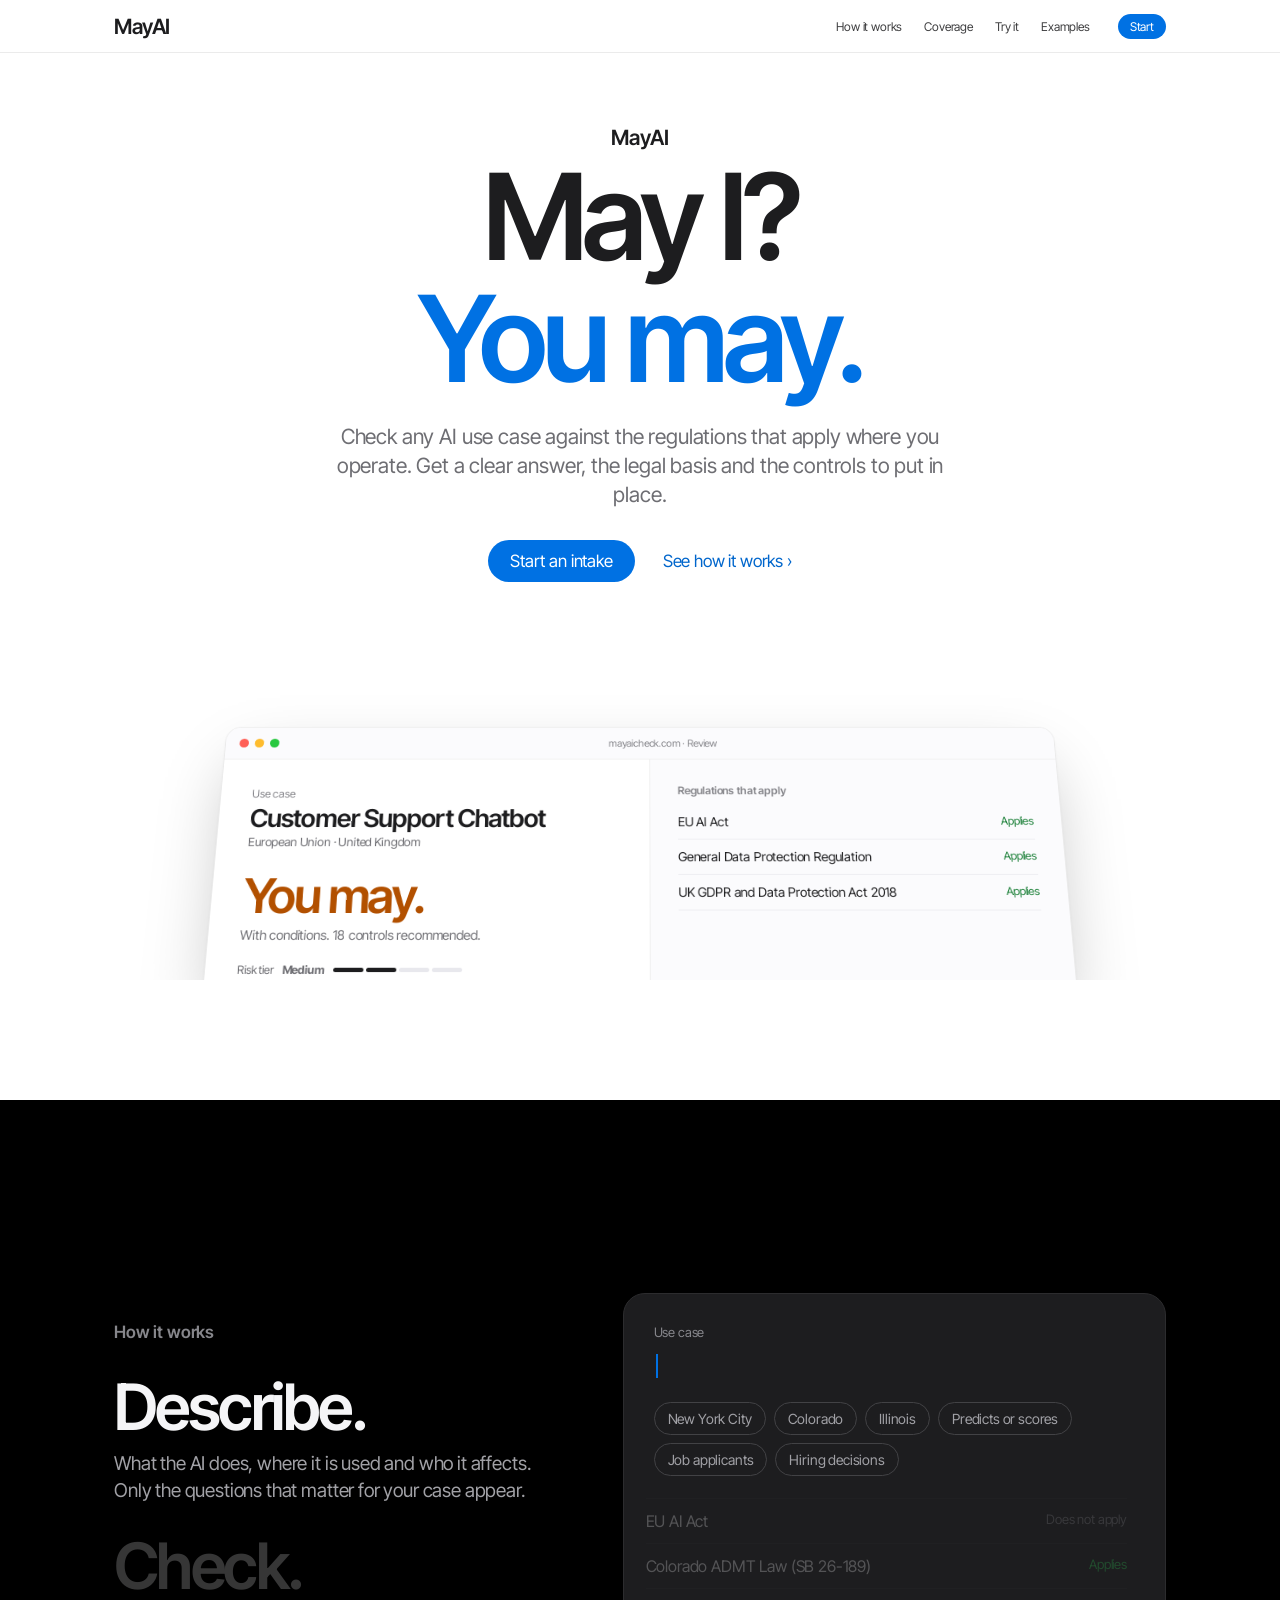
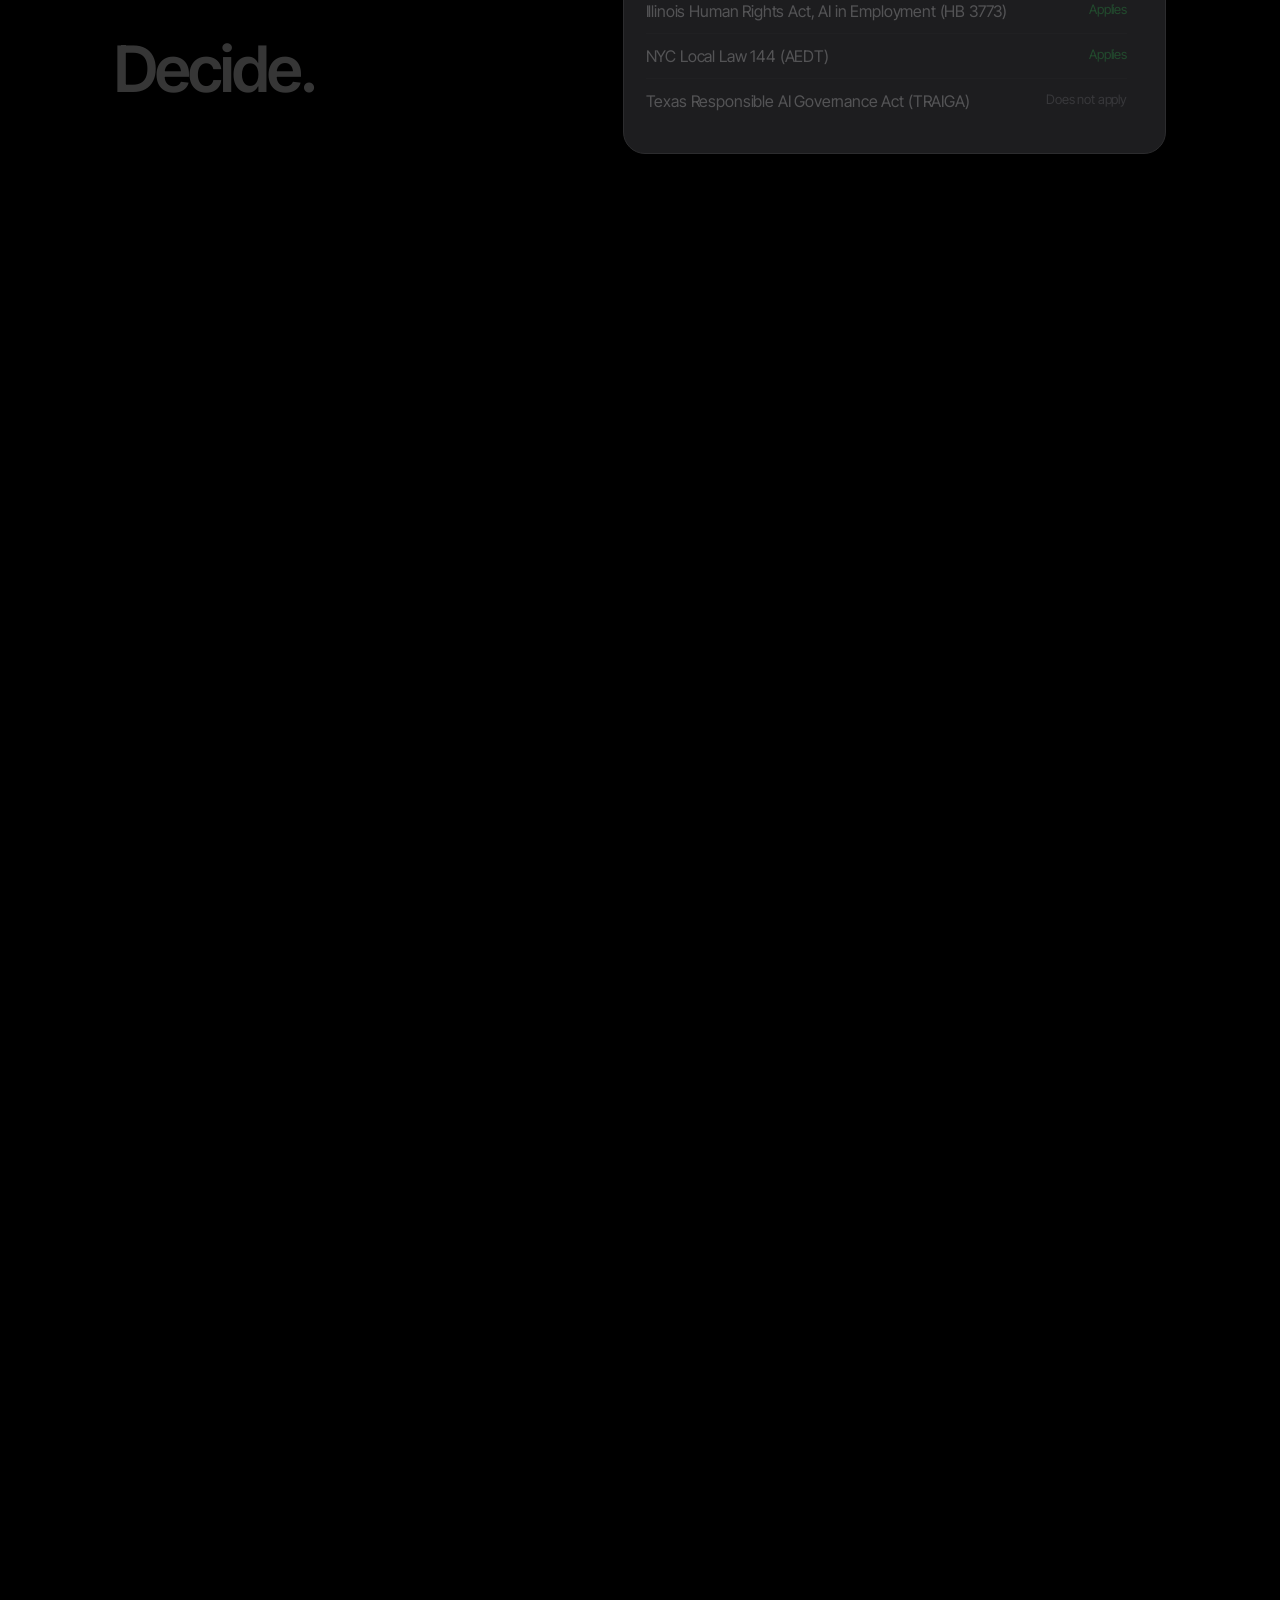
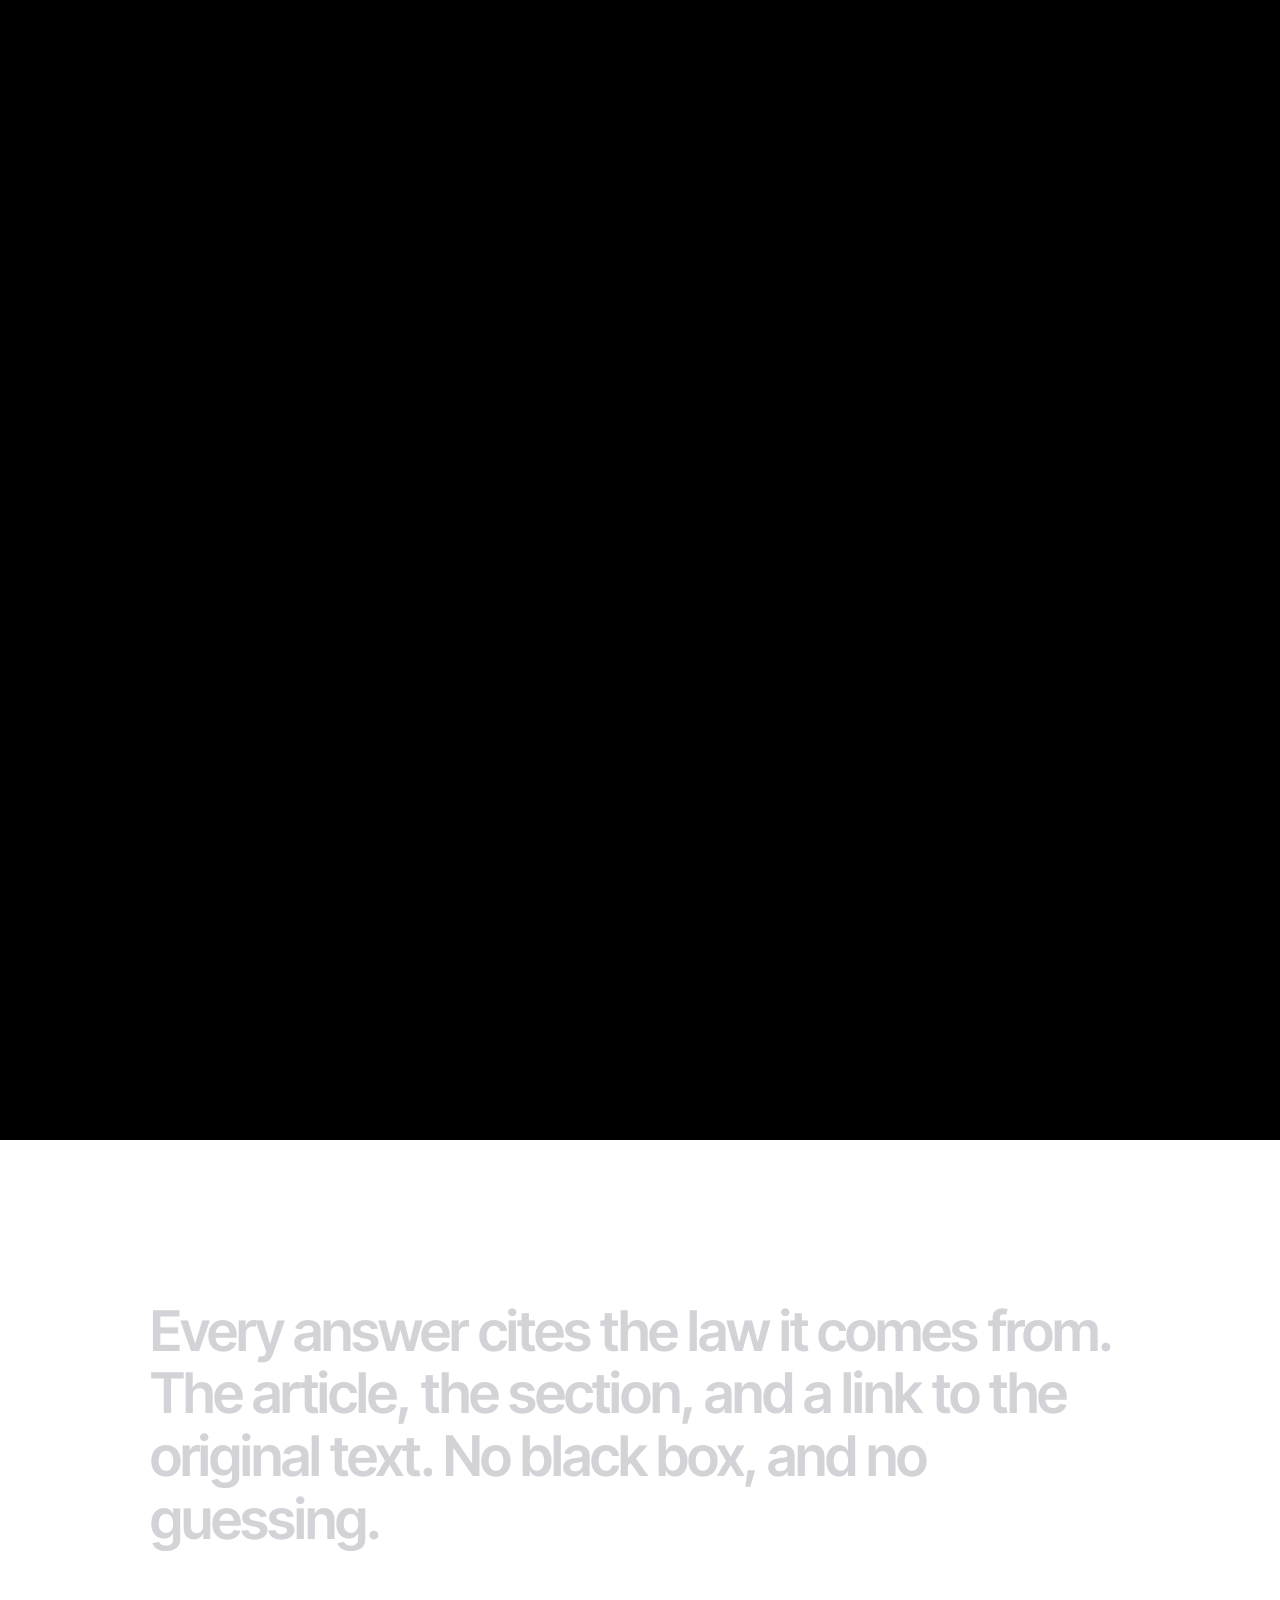
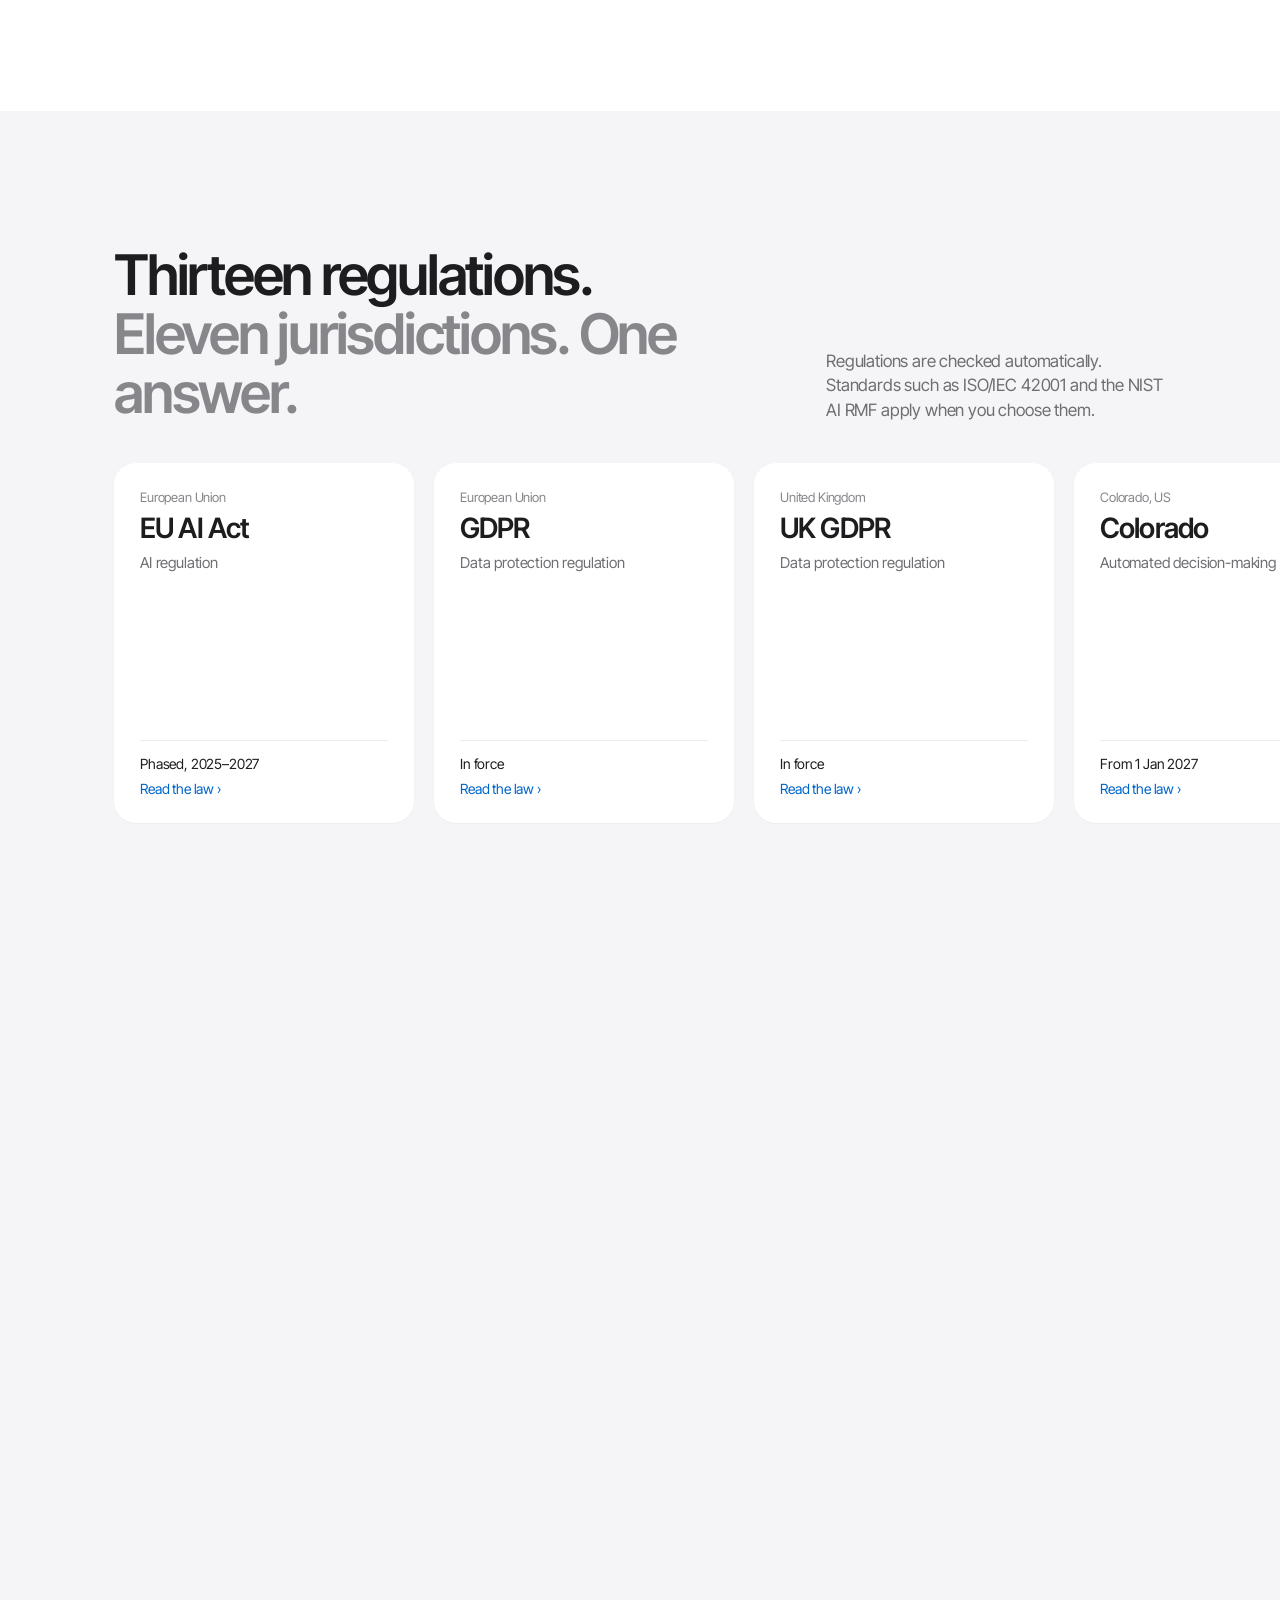
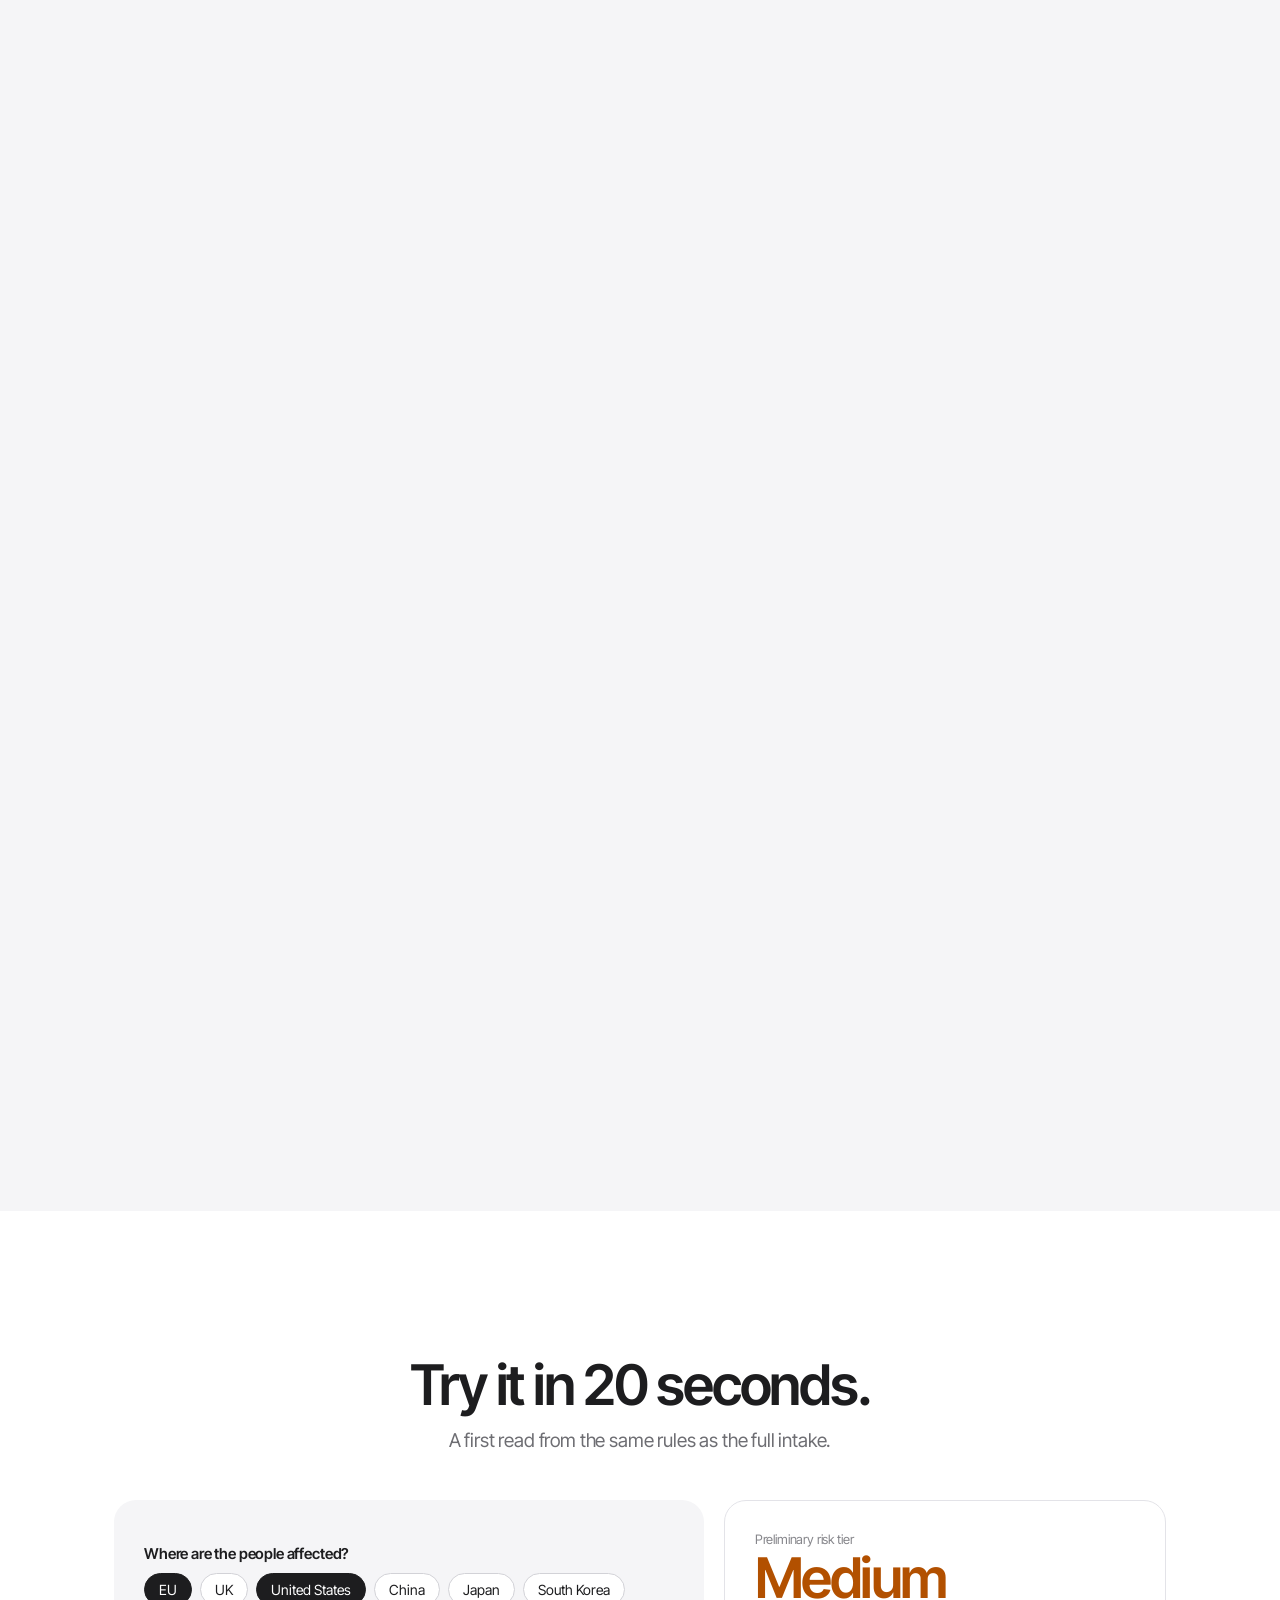
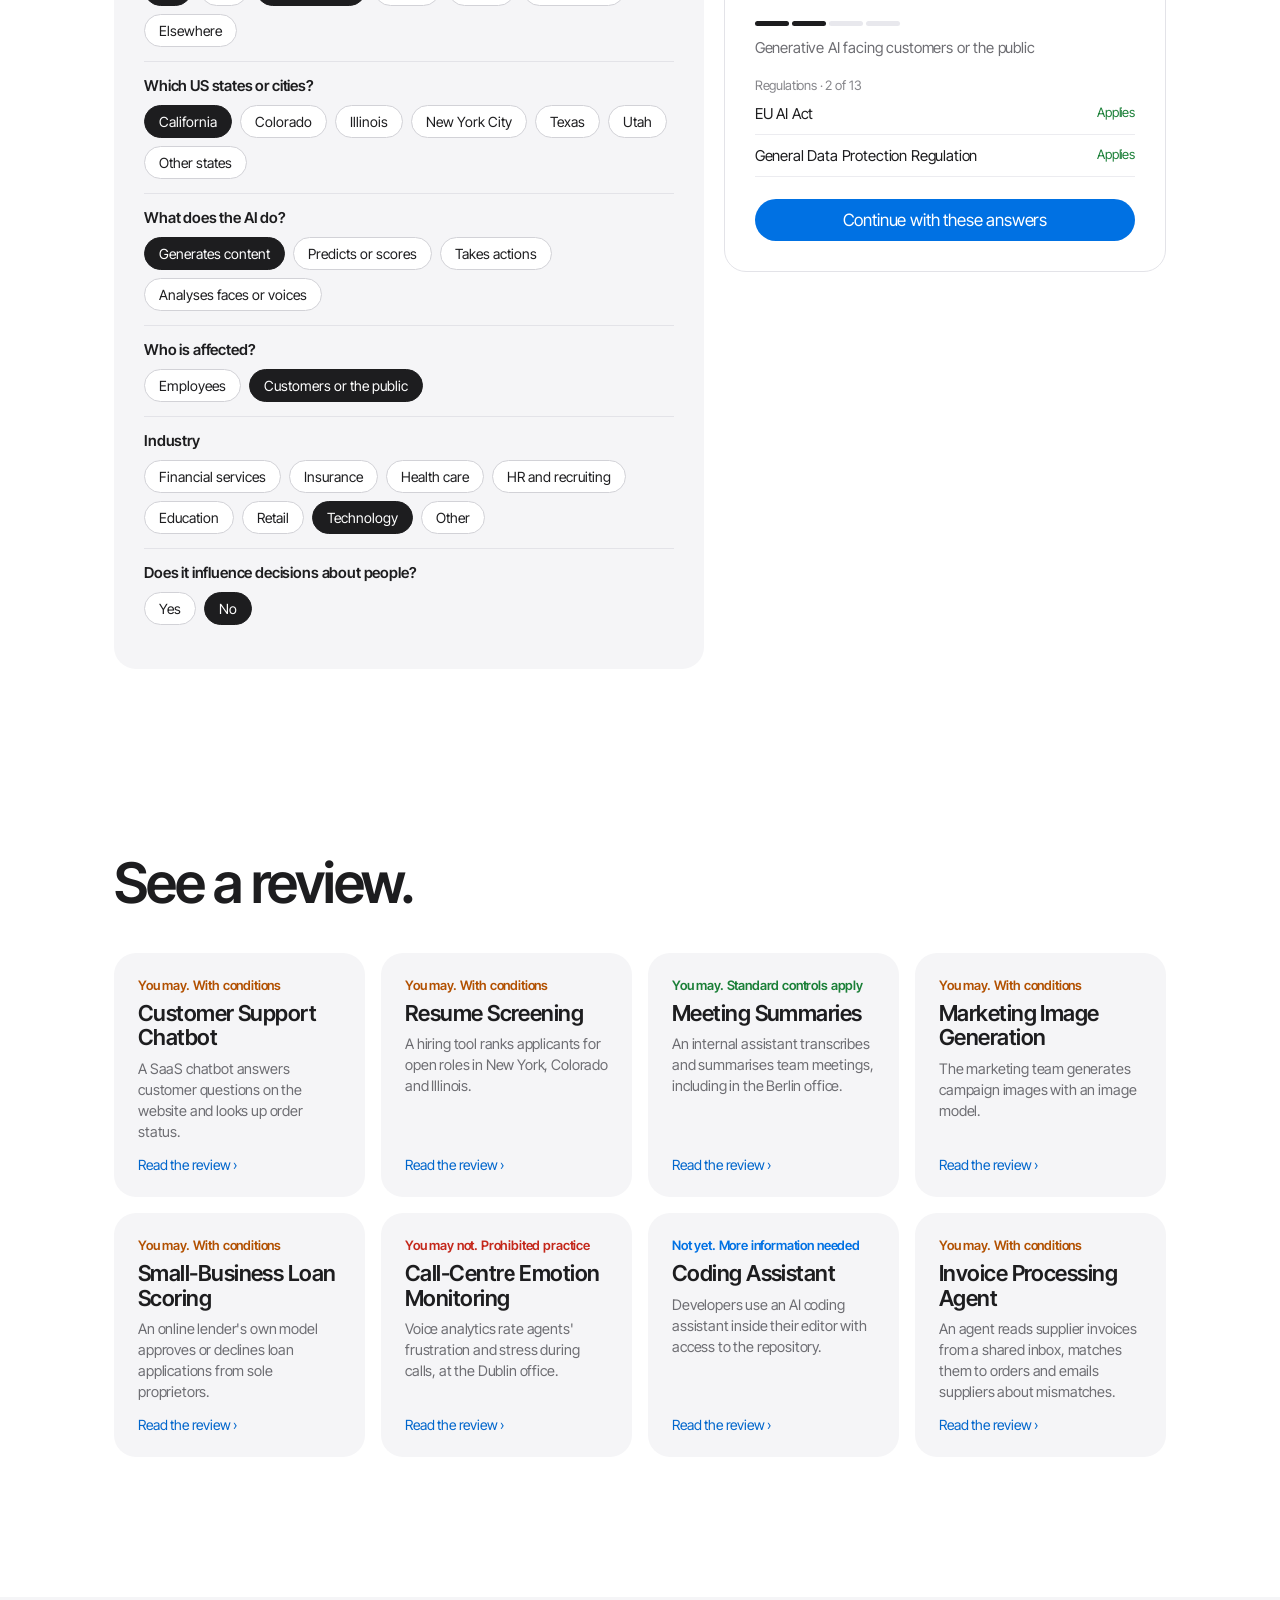
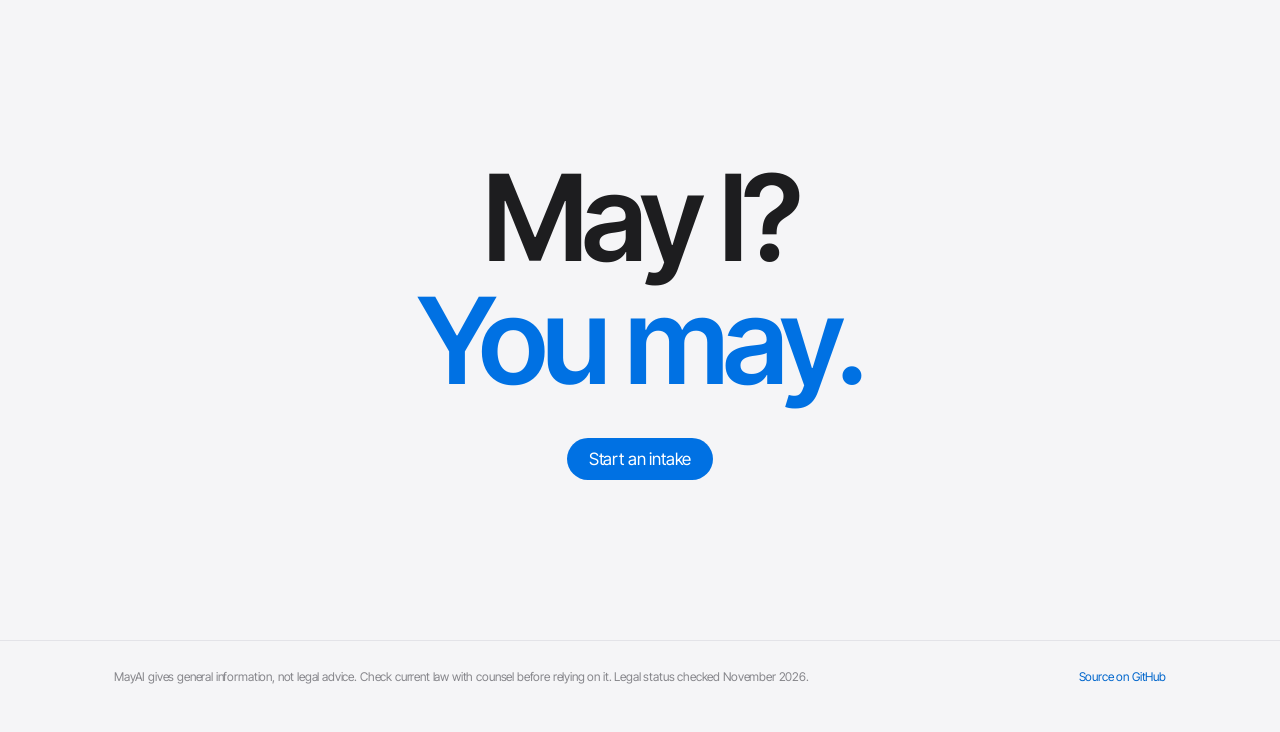
<file: index.html>
<!doctype html>
<html lang="en">
<head>
  <meta charset="utf-8" />
  <meta name="viewport" content="width=device-width, initial-scale=1" />
  <title>MayAI · May I use this AI tool?</title>
  <meta name="description" content="Check an AI use case against the regulations that apply. Get a clear answer, the legal basis and the controls to put in place." />
  <link rel="preconnect" href="https://fonts.googleapis.com" />
  <link rel="preconnect" href="https://fonts.gstatic.com" crossorigin />
  <link href="https://fonts.googleapis.com/css2?family=Inter+Tight:wght@400;500;600;700&display=swap" rel="stylesheet" />
  <link rel="stylesheet" href="assets/preview.css" />
  <link rel="icon" href="data:image/svg+xml,%3Csvg xmlns='http://www.w3.org/2000/svg' viewBox='0 0 32 32'%3E%3Crect width='32' height='32' rx='8' fill='%23111'/%3E%3Cpath d='M9 16.5l4.5 4.5L23 11.5' stroke='white' stroke-width='3' fill='none' stroke-linecap='round' stroke-linejoin='round'/%3E%3C/svg%3E" />
</head>
<body>
  <header class="lnav">
    <div class="lnav-in">
      <a class="brand" href="#top">MayAI</a>
      <nav><a href="#how">How it works</a><a href="#coverage">Coverage</a><a href="#try">Try it</a><a href="#examples">Examples</a></nav>
      <a class="pill" href="app.html?start">Start</a>
    </div>
  </header>

  <main id="top">
    <!-- Hero -->
    <section class="hero">
      <p class="eyebrow fade-up">MayAI</p>
      <h1 class="hero-title"><span class="line fade-up">May I?</span><span class="line blue fade-up d1">You may.</span></h1>
      <p class="hero-sub fade-up d2">Check any AI use case against the regulations that apply where you operate. Get a clear answer, the legal basis and the controls to put in place.</p>
      <div class="hero-ctas fade-up d3"><a class="pill big" href="app.html?start">Start an intake</a><a class="more" href="#how">See how it works</a></div>
      <div class="shot-wrap"><div class="shot" id="shot"></div></div>
    </section>

    <!-- Pinned story -->
    <section class="story" id="how">
      <div class="story-track">
        <div class="story-sticky">
          <div class="story-copy">
            <p class="eyebrow dim">How it works</p>
            <ol class="steps" id="steps">
              <li><h3>Describe.</h3><p>What the AI does, where it is used and who it affects. Only the questions that matter for your case appear.</p></li>
              <li><h3>Check.</h3><p>Thirteen AI and data regulations are tested against your answers. Each one applies, may apply, or does not.</p></li>
              <li><h3>Decide.</h3><p>Yes, yes with conditions, or no. Every condition names the law and the section it comes from.</p></li>
            </ol>
          </div>
          <div class="screen" id="screen"></div>
        </div>
      </div>
    </section>

    <!-- Word reveal -->
    <section class="statement">
      <p class="reveal-text" id="reveal">Every answer cites the law it comes from. The article, the section, and a link to the original text. No black box, and no guessing.</p>
    </section>

    <!-- Horizontal coverage -->
    <section class="coverage" id="coverage">
      <div class="cov-track" id="covTrack">
        <div class="cov-sticky">
          <div class="cov-head">
            <h2>Thirteen regulations.<br /><span class="grey">Eleven jurisdictions. One answer.</span></h2>
            <p>Regulations are checked automatically. Standards such as ISO/IEC 42001 and the NIST AI RMF apply when you choose them.</p>
          </div>
          <div class="cov-row" id="covRow"></div>
        </div>
      </div>
    </section>

    <!-- Quick check -->
    <section class="try" id="try">
      <div class="wrap">
        <h2 class="center">Try it in 20 seconds.</h2>
        <p class="center sub">A first read from the same rules as the full intake.</p>
        <div class="qc">
          <div class="qc-form" id="qcForm"></div>
          <div class="qc-out" id="qcOut"></div>
        </div>
      </div>
    </section>

    <!-- Examples -->
    <section class="examples" id="examples">
      <div class="wrap">
        <h2>See a review.</h2>
        <div class="ex-grid" id="exGrid"></div>
      </div>
    </section>

    <!-- Closer -->
    <section class="closer">
      <h2><span>May I?</span><span class="blue">You may.</span></h2>
      <a class="pill big" href="app.html?start">Start an intake</a>
    </section>
  </main>

  <footer class="foot">
    <div class="wrap">
      <p>MayAI gives general information, not legal advice. Check current law with counsel before relying on it. Legal status checked November 2026.</p>
      <p><a href="https://github.com/ac-ctrl-lab/ai-intake-check" target="_blank" rel="noopener">Source on GitHub</a></p>
    </div>
  </footer>

  <script type="module" src="src/preview.js"></script>
</body>
</html>
</file>
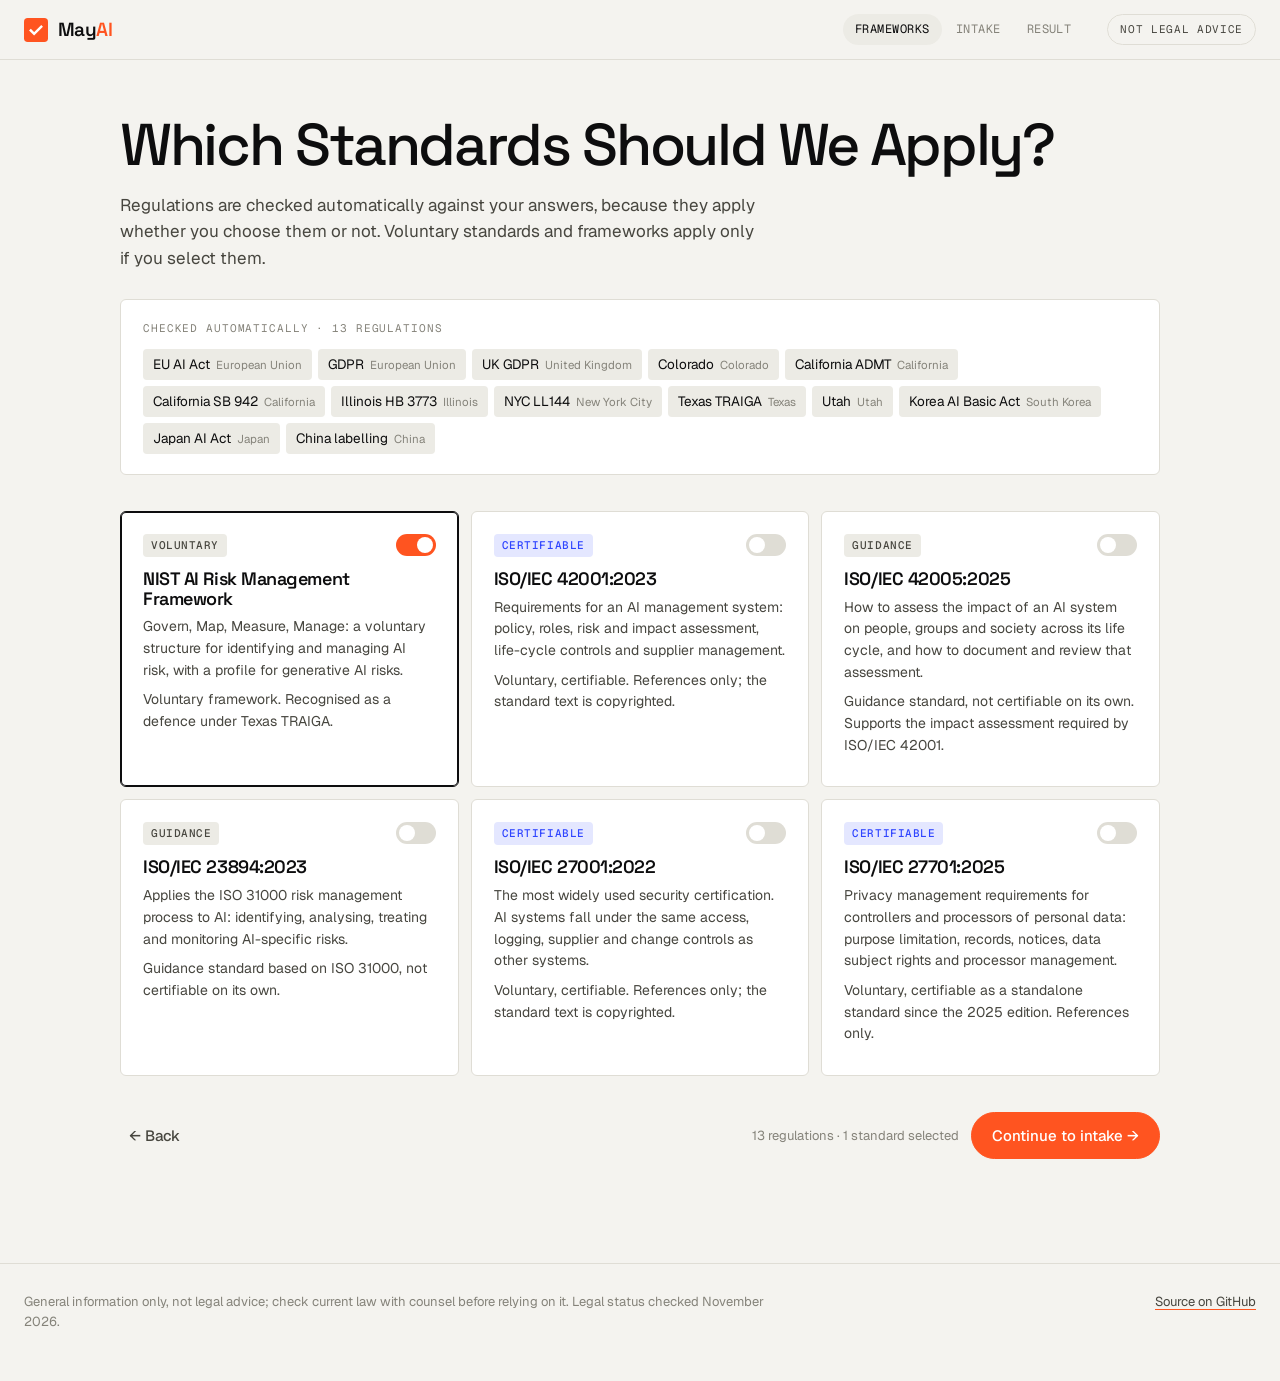
<file: app.html>
<!doctype html>
<html lang="en">
<head>
  <meta charset="utf-8" />
  <meta name="viewport" content="width=device-width, initial-scale=1" />
  <title>MayAI · May I Use This AI Tool?</title>
  <meta name="description" content="A free AI use-case intake: which AI regulations and frameworks apply, the risk tier, an intake decision and the controls to put in place." />
  <link rel="preconnect" href="https://fonts.googleapis.com" />
  <link rel="preconnect" href="https://fonts.gstatic.com" crossorigin />
  <link href="https://fonts.googleapis.com/css2?family=Space+Grotesk:wght@400;500;600;700&family=Geist:wght@400;500;600;700&family=Geist+Mono:wght@400;500&display=swap" rel="stylesheet" />
  <!-- To restore the previous design, change styles.css to styles-v1.css on the next line. -->
  <link rel="stylesheet" href="assets/styles.css" />
  <link rel="icon" href="data:image/svg+xml,%3Csvg xmlns='http://www.w3.org/2000/svg' viewBox='0 0 32 32'%3E%3Crect width='32' height='32' rx='8' fill='%23ff5420'/%3E%3Cpath d='M9 16.5l4.5 4.5L23 11.5' stroke='white' stroke-width='3' fill='none' stroke-linecap='round' stroke-linejoin='round'/%3E%3C/svg%3E" />
</head>
<body>
  <header class="topbar">
    <a class="brand" href="./">
      <span class="logo" aria-hidden="true"><svg viewBox="0 0 32 32"><rect width="32" height="32" rx="8"/><path d="M9 16.5l4.5 4.5L23 11.5"/></svg></span>
      <span class="wordmark">May<b>AI</b></span>
    </a>
    <nav class="steps" id="steps" aria-label="Progress"></nav>
    <span class="pill" title="This tool gives general information, not legal advice.">Not legal advice</span>
  </header>
  <main id="app" tabindex="-1"></main>
  <footer class="footer">
    <p>General information only, not legal advice; check current law with counsel before relying on it. Legal status checked November 2026.</p>
    <p><a href="https://github.com/ac-ctrl-lab/ai-intake-check" target="_blank" rel="noopener">Source on GitHub</a></p>
  </footer>
  <script type="module" src="src/app.js"></script>
</body>
</html>
</file>
<file: assets/preview.css>
/* MayAI landing page. System font first: SF Pro on Apple devices, Segoe UI on Windows. */
:root {
  --ink: #1d1d1f;
  --ink-2: #6e6e73;
  --ink-3: #86868b;
  --bg: #ffffff;
  --bg-2: #f5f5f7;
  --line: #d2d2d7;
  --blue: #0066cc;
  --blue-btn: #0071e3;
  --green: #1a7f37;
  --amber: #b25000;
  --red: #c4271a;
  --font: -apple-system, BlinkMacSystemFont, "SF Pro Display", "Segoe UI Variable Display", "Segoe UI", "Inter Tight", "Helvetica Neue", Arial, sans-serif;
}
* { box-sizing: border-box; }
html { scroll-behavior: smooth; }
body { margin: 0; font-family: var(--font); color: var(--ink); background: var(--bg); -webkit-font-smoothing: antialiased; letter-spacing: -.01em; }
a { color: var(--blue); text-decoration: none; }
a:hover { text-decoration: underline; }
h1, h2, h3 { margin: 0; font-weight: 600; letter-spacing: -.025em; }
.wrap { max-width: 1100px; margin: 0 auto; padding: 0 24px; }
.center { text-align: center; }
.blue { color: var(--blue-btn); }
.grey { color: var(--ink-3); }

/* Local nav */
.lnav { position: sticky; top: 0; z-index: 20; background: rgba(255,255,255,.72); backdrop-filter: saturate(180%) blur(20px); -webkit-backdrop-filter: saturate(180%) blur(20px); border-bottom: 1px solid rgba(0,0,0,.08); }
.lnav-in { max-width: 1100px; margin: 0 auto; padding: 0 24px; height: 52px; display: flex; align-items: center; gap: 28px; }
.brand { font-size: 21px; font-weight: 600; color: var(--ink); letter-spacing: -.02em; }
.brand:hover { text-decoration: none; }
.lnav nav { display: flex; gap: 22px; margin-left: auto; }
.lnav nav a { color: var(--ink); font-size: 12px; opacity: .85; }
.pill { display: inline-block; background: var(--blue-btn); color: #fff; font-size: 12px; padding: 5px 12px; border-radius: 980px; }
.pill:hover { text-decoration: none; background: #0077ed; }
.pill.big { font-size: 17px; padding: 11px 22px; }
.more { font-size: 17px; }
.more::after { content: " ›"; }

/* Hero */
.hero { text-align: center; padding: 72px 24px 0; overflow: hidden; }
.eyebrow { font-size: 21px; font-weight: 600; margin: 0 0 6px; }
.eyebrow.dim { color: var(--ink-3); font-size: 17px; }
.hero-title { font-size: clamp(56px, 10vw, 120px); line-height: 1.02; letter-spacing: -.045em; }
.hero-title .line { display: block; }
.hero-sub { max-width: 640px; margin: 22px auto 0; font-size: 21px; line-height: 1.38; color: var(--ink-2); font-weight: 400; }
.hero-ctas { display: flex; gap: 28px; justify-content: center; align-items: center; margin-top: 30px; }
.fade-up { opacity: 0; transform: translateY(24px); animation: up .9s cubic-bezier(.2,.7,.2,1) forwards; }
.d1 { animation-delay: .12s; } .d2 { animation-delay: .28s; } .d3 { animation-delay: .4s; }
@keyframes up { to { opacity: 1; transform: none; } }

/* Product shot */
.shot-wrap { perspective: 1400px; margin: 64px auto 0; max-width: 980px; }
.shot { --p: 0; transform: rotateX(calc((1 - var(--p)) * 22deg)) scale(calc(.86 + var(--p) * .14)) translateY(calc((1 - var(--p)) * 40px)); transform-origin: 50% 100%;
  background: #fff; border-radius: 18px; box-shadow: 0 2px 4px rgba(0,0,0,.04), 0 30px 80px -20px rgba(0,0,0,.28); border: 1px solid rgba(0,0,0,.08); text-align: left; overflow: hidden; will-change: transform; }
.win-bar { display: flex; align-items: center; gap: 7px; padding: 12px 16px; border-bottom: 1px solid #eee; background: #fbfbfd; font-size: 12px; color: var(--ink-3); }
.win-bar i { width: 11px; height: 11px; border-radius: 50%; background: #ff5f57; } .win-bar i:nth-child(2) { background: #febc2e; } .win-bar i:nth-child(3) { background: #28c840; }
.win-bar span { margin: 0 auto; }
.review { display: grid; grid-template-columns: 1.05fr 1fr; }
.rv-main { padding: 34px 36px; border-right: 1px solid #eee; }
.rv-kicker { font-size: 13px; color: var(--ink-3); }
.rv-title { font-size: 30px; font-weight: 600; letter-spacing: -.03em; margin: 4px 0 2px; }
.rv-geo { font-size: 14px; color: var(--ink-2); }
.rv-verdict { margin: 28px 0 8px; font-size: 56px; font-weight: 600; letter-spacing: -.045em; line-height: 1; }
.rv-verdict.ok { color: var(--green); } .rv-verdict.warn { color: var(--amber); } .rv-verdict.no { color: var(--red); } .rv-verdict.info { color: var(--blue-btn); }
.rv-cond { font-size: 15px; color: var(--ink-2); }
.rv-tier { display: flex; gap: 10px; align-items: center; margin-top: 22px; font-size: 13px; color: var(--ink-2); }
.bar { display: grid; grid-template-columns: repeat(4, 34px); gap: 3px; }
.bar i { height: 5px; border-radius: 3px; background: #e8e8ed; }
.bar.l1 i:nth-child(-n+1), .bar.l2 i:nth-child(-n+2), .bar.l3 i:nth-child(-n+3), .bar.l4 i { background: var(--ink); }
.rv-side { padding: 30px 32px; background: #fbfbfd; }
.rv-side h4 { margin: 0 0 10px; font-size: 13px; font-weight: 600; color: var(--ink-3); }
.rv-reg { display: flex; justify-content: space-between; gap: 12px; padding: 11px 0; border-bottom: 1px solid #ececf0; font-size: 15px; }
.rv-reg em { font-style: normal; font-size: 13px; color: var(--green); }
.rv-reg em.maybe { color: var(--amber); }
.rv-basis { margin-top: 18px; font-size: 13px; color: var(--ink-2); line-height: 1.5; }
.rv-basis b { color: var(--ink); font-weight: 600; }

/* Pinned story */
.story { background: #000; color: #f5f5f7; margin-top: 120px; }
.story-track { height: 360vh; }
.story-sticky { position: sticky; top: 52px; height: calc(100vh - 52px); max-width: 1100px; margin: 0 auto; padding: 0 24px; display: grid; grid-template-columns: .9fr 1.1fr; gap: 64px; align-items: center; }
.steps { list-style: none; padding: 0; margin: 18px 0 0; }
.steps li { opacity: .22; transition: opacity .5s ease; padding: 14px 0; }
.steps li.on { opacity: 1; }
.steps h3 { font-size: clamp(40px, 5vw, 64px); letter-spacing: -.04em; line-height: 1.02; }
.steps p { font-size: 19px; line-height: 1.45; color: #a1a1a6; max-width: 420px; margin: 10px 0 0; max-height: 0; overflow: hidden; transition: max-height .5s ease, margin .5s ease; }
.steps li.on p { max-height: 120px; }
.screen { background: #1d1d1f; border-radius: 22px; padding: 30px; min-height: 420px; border: 1px solid #2c2c2e; position: relative; overflow: hidden; }
.sc-label { font-size: 13px; color: #86868b; margin-bottom: 10px; }
.sc-title { font-size: 26px; font-weight: 600; letter-spacing: -.03em; min-height: 34px; }
.caret { display: inline-block; width: 2px; height: 24px; background: var(--blue-btn); vertical-align: -3px; margin-left: 2px; animation: blink 1s steps(1) infinite; }
@keyframes blink { 50% { opacity: 0; } }
.sc-chips { display: flex; flex-wrap: wrap; gap: 8px; margin: 18px 0 8px; }
.sc-chips span { font-size: 14px; padding: 7px 13px; border-radius: 980px; border: 1px solid #424245; color: #a1a1a6; transition: all .4s ease; }
.sc-chips span.on { background: #f5f5f7; color: #1d1d1f; border-color: #f5f5f7; }
.sc-regs { margin-top: 22px; }
.sc-reg { display: flex; justify-content: space-between; padding: 12px 0; border-top: 1px solid #2c2c2e; font-size: 16px; opacity: .25; transform: translateX(-8px); transition: all .45s ease; }
.sc-reg.on { opacity: 1; transform: none; }
.sc-reg em { font-style: normal; font-size: 13px; color: #30d158; }
.sc-reg em.no { color: #86868b; }
.sc-reg em.maybe { color: #ff9f0a; }
.sc-verdict { position: absolute; inset: auto 30px 30px 30px; padding: 22px 24px; border-radius: 16px; background: #f5f5f7; color: #1d1d1f; transform: translateY(30px) scale(.96); opacity: 0; transition: all .6s cubic-bezier(.2,.7,.2,1); }
.sc-verdict.on { transform: none; opacity: 1; }
.sc-verdict b { display: block; font-size: 40px; letter-spacing: -.04em; color: var(--amber); }
.sc-verdict span { font-size: 14px; color: var(--ink-2); }

/* Word reveal */
.statement { padding: 160px 24px; }
.reveal-text { max-width: 980px; margin: 0 auto; font-size: clamp(32px, 4.6vw, 56px); line-height: 1.12; font-weight: 600; letter-spacing: -.035em; }
.reveal-text span { color: #d2d2d7; transition: color .25s linear; }
.reveal-text span.lit { color: var(--ink); }

/* Coverage: horizontal scroll pinned */
.coverage { background: var(--bg-2); }
.cov-track { height: 300vh; }
.cov-sticky { position: sticky; top: 52px; height: calc(100vh - 52px); overflow: hidden; display: flex; flex-direction: column; justify-content: center; }
.cov-head { max-width: 1100px; width: 100%; margin: 0 auto 40px; padding: 0 24px; display: flex; justify-content: space-between; align-items: end; gap: 40px; }
.cov-head h2 { font-size: clamp(36px, 4.6vw, 56px); line-height: 1.05; letter-spacing: -.04em; }
.cov-head p { max-width: 340px; color: var(--ink-2); font-size: 17px; line-height: 1.45; margin: 0; }
.cov-row { display: flex; gap: 20px; padding-left: max(24px, calc((100vw - 1100px) / 2 + 24px)); will-change: transform; }
.cov-card { flex: none; width: 300px; height: 360px; background: #fff; border-radius: 22px; padding: 26px; display: flex; flex-direction: column; box-shadow: 0 1px 2px rgba(0,0,0,.04); transition: transform .3s ease, box-shadow .3s ease; }
.cov-card:hover { transform: translateY(-4px); box-shadow: 0 20px 40px -20px rgba(0,0,0,.25); }
.cov-card .jur { font-size: 13px; color: var(--ink-3); }
.cov-card h3 { font-size: 28px; line-height: 1.08; letter-spacing: -.03em; margin: 8px 0 10px; }
.cov-card .type { font-size: 15px; color: var(--ink-2); }
.cov-card .eff { margin-top: auto; font-size: 14px; color: var(--ink); border-top: 1px solid #ececf0; padding-top: 14px; }
.cov-card a { font-size: 14px; margin-top: 8px; }
.cov-card.std { background: #1d1d1f; color: #f5f5f7; }
.cov-card.std .type, .cov-card.std .jur { color: #a1a1a6; }
.cov-card.std .eff { color: #f5f5f7; border-color: #333; }
.cov-card.std a { color: #2997ff; }

/* Quick check */
.try { padding: 140px 0; }
.try h2, .examples h2 { font-size: clamp(36px, 4.6vw, 56px); letter-spacing: -.04em; }
.sub { color: var(--ink-2); font-size: 19px; margin: 10px 0 48px; }
.qc { display: grid; grid-template-columns: 1.2fr .9fr; gap: 20px; }
.qc-form { background: var(--bg-2); border-radius: 22px; padding: 30px; }
.qg { padding: 14px 0; }
.qg + .qg { border-top: 1px solid #e3e3e8; }
.qg label { display: block; font-size: 15px; font-weight: 600; margin-bottom: 10px; }
.seg { display: flex; flex-wrap: wrap; gap: 8px; }
.seg button { font: inherit; font-size: 14px; border: 1px solid var(--line); background: #fff; color: var(--ink); border-radius: 980px; padding: 7px 14px; cursor: pointer; transition: all .2s ease; }
.seg button:hover { border-color: var(--ink-3); }
.seg button.on { background: var(--ink); border-color: var(--ink); color: #fff; }
.qc-out { background: #fff; border: 1px solid #e3e3e8; border-radius: 22px; padding: 30px; position: sticky; top: 76px; align-self: start; }
.qc-out .k { font-size: 13px; color: var(--ink-3); }
.qc-out .tier { font-size: 56px; font-weight: 600; letter-spacing: -.045em; line-height: 1.05; margin: 2px 0 14px; transition: color .3s; }
.tier.low { color: var(--green); } .tier.medium { color: var(--amber); } .tier.high, .tier.prohibited { color: var(--red); }
.qc-out .why { font-size: 15px; color: var(--ink-2); margin: 12px 0 20px; }
.qc-out .rv-reg { font-size: 15px; }
.qc-out .go { display: block; text-align: center; margin-top: 22px; }
.flash { animation: flash .45s ease; }
@keyframes flash { from { opacity: .3; transform: translateY(6px); } to { opacity: 1; transform: none; } }

/* Examples */
.examples { padding: 40px 0 140px; }
.examples h2 { margin-bottom: 36px; }
.ex-grid { display: grid; grid-template-columns: repeat(4, 1fr); gap: 16px; }
.ex { display: flex; flex-direction: column; background: var(--bg-2); border-radius: 22px; padding: 24px; min-height: 230px; color: var(--ink); transition: transform .3s ease, box-shadow .3s ease, background .3s ease; }
.ex:hover { text-decoration: none; transform: translateY(-4px) scale(1.01); background: #fff; box-shadow: 0 24px 50px -24px rgba(0,0,0,.3); }
.ex .v { font-size: 13px; font-weight: 600; }
.ex .v.ok { color: var(--green); } .ex .v.warn { color: var(--amber); } .ex .v.no { color: var(--red); } .ex .v.info { color: var(--blue-btn); }
.ex h3 { font-size: 22px; letter-spacing: -.025em; margin: 8px 0; line-height: 1.12; }
.ex p { font-size: 14.5px; color: var(--ink-2); line-height: 1.45; margin: 0; }
.ex .open { margin-top: auto; padding-top: 14px; font-size: 14px; color: var(--blue); }

/* Scroll-in */
.in-view { opacity: 0; transform: translateY(40px); transition: opacity .9s cubic-bezier(.2,.7,.2,1), transform .9s cubic-bezier(.2,.7,.2,1); }
.in-view.seen { opacity: 1; transform: none; }

/* Closer */
.closer { text-align: center; padding: 160px 24px; background: var(--bg-2); }
.closer h2 { font-size: clamp(56px, 10vw, 120px); line-height: 1.02; letter-spacing: -.045em; margin-bottom: 36px; }
.closer h2 span { display: block; }

.foot { padding: 28px 0 48px; font-size: 12px; color: var(--ink-3); background: var(--bg-2); border-top: 1px solid #e3e3e8; }
.foot .wrap { display: flex; justify-content: space-between; gap: 24px; flex-wrap: wrap; }
.foot p { margin: 0; max-width: 720px; }

@media (max-width: 900px) {
  .lnav nav { display: none; }
  .lnav-in { justify-content: space-between; }
  .review { grid-template-columns: 1fr; }
  .rv-main { border-right: 0; border-bottom: 1px solid #eee; }
  .story-track { height: auto; }
  .story-sticky { position: static; height: auto; grid-template-columns: 1fr; padding: 80px 24px; gap: 32px; }
  .steps li { opacity: 1; } .steps p { max-height: none; }
  .cov-track { height: auto; }
  .cov-sticky { position: static; height: auto; padding: 80px 0; }
  .cov-head { flex-direction: column; align-items: start; }
  .cov-row { overflow-x: auto; scroll-snap-type: x mandatory; padding-bottom: 12px; transform: none !important; }
  .cov-card { scroll-snap-align: start; }
  .qc { grid-template-columns: 1fr; }
  .qc-out { position: static; }
  .ex-grid { grid-template-columns: 1fr 1fr; }
}
@media (max-width: 560px) { .ex-grid { grid-template-columns: 1fr; } .hero-ctas { flex-direction: column; gap: 16px; } }
@media (prefers-reduced-motion: reduce) {
  html { scroll-behavior: auto; }
  *, *::before, *::after { animation: none !important; transition: none !important; }
  .fade-up, .in-view { opacity: 1; transform: none; }
  .shot { transform: none; }
  .reveal-text span { color: var(--ink); }
}
</file>
<file: assets/styles.css>
/* AI Intake Check — v2 design
   Previous design kept in assets/styles-v1.css (see README "Reverting the design"). */
:root {
  --bg: #f4f3ef;
  --surface: #ffffff;
  --surface-2: #ecebe5;
  --ink: #0d0d0e;
  --ink-2: #47463f;
  --ink-3: #85837a;
  --line: #dfddd5;
  --line-strong: #0d0d0e;

  --accent: #ff5420;          /* ember: brand colour */
  --accent-ink: #c93a0c;      /* ember for text on light backgrounds */
  --accent-soft: #ffe7dd;
  --cobalt: #2f45ff;          /* second colour: scope and information */
  --cobalt-soft: #e4e7ff;

  --ok: #0c8a4f;   --ok-soft: #dff3e8;
  --warn: #a86400; --warn-soft: #fbedd2;
  --high: #d4430c; --high-soft: #fde3d7;
  --danger: #c8102e; --danger-soft: #fbe0e5;
  --info: var(--cobalt); --info-soft: var(--cobalt-soft);

  --dark: #0d0d0e;
  --dark-2: #19191a;
  --dark-line: #2c2c2b;
  --on-dark: #f4f3ef;
  --on-dark-2: #a3a199;

  --radius: 6px;
  --shadow: none;
  --display: "Space Grotesk", "Geist", ui-sans-serif, system-ui, sans-serif;
  --sans: "Geist", ui-sans-serif, system-ui, -apple-system, "Segoe UI", sans-serif;
  --mono: "Geist Mono", ui-monospace, SFMono-Regular, Menlo, monospace;
}
@media (prefers-color-scheme: dark) {
  :root {
    --bg: #0d0d0e; --surface: #151515; --surface-2: #1e1e1d; --ink: #f4f3ef; --ink-2: #bcbab2; --ink-3: #85837a;
    --line: #2c2c2b; --line-strong: #f4f3ef; --accent-ink: #ff7a4d; --accent-soft: #3a1a0f;
    --cobalt: #8391ff; --cobalt-soft: #1b1f45;
    --ok: #3ccf86; --ok-soft: #10291c; --warn: #f0b245; --warn-soft: #33260c;
    --high: #ff7a4d; --high-soft: #3a1a0f; --danger: #ff5c77; --danger-soft: #3a1219;
    --dark: #000; --dark-2: #111; --dark-line: #262626;
  }
}

* { box-sizing: border-box; }
html, body { margin: 0; }
body {
  font-family: var(--sans); background: var(--bg); color: var(--ink);
  font-size: 16px; line-height: 1.55; -webkit-font-smoothing: antialiased; overflow-x: hidden;
}
a { color: var(--ink); text-decoration-color: var(--accent); text-underline-offset: 3px; }
button { font: inherit; color: inherit; cursor: pointer; }
h1, h2, h3, h4 { line-height: 1.1; margin: 0 0 .5em; letter-spacing: -.025em; font-weight: 600; font-family: var(--display); }
.live h4, .q label.ql { font-family: var(--sans); }
main { max-width: 1280px; margin: 0 auto; padding: 32px 24px 64px; outline: none; }
::selection { background: var(--accent); color: #fff; }
:focus-visible { outline: 2px solid var(--accent); outline-offset: 2px; }

/* Top bar */
.topbar {
  position: sticky; top: 0; z-index: 10; display: flex; align-items: center; gap: 24px;
  padding: 14px 24px; background: color-mix(in srgb, var(--bg) 82%, transparent);
  backdrop-filter: saturate(1.4) blur(14px); border-bottom: 1px solid var(--line);
}
.brand { display: flex; align-items: center; gap: 10px; font-weight: 600; letter-spacing: -.02em; color: var(--ink); text-decoration: none; font-size: 16px; }
.logo svg { width: 24px; height: 24px; display: block; }
.logo rect { fill: var(--accent); rx: 5px; }
.logo path { stroke: #fff; stroke-width: 3.2; fill: none; stroke-linecap: square; stroke-linejoin: miter; }
.steps { display: flex; gap: 2px; margin-left: auto; font-family: var(--mono); }
.steps span { font-size: 12px; padding: 6px 12px; color: var(--ink-3); text-transform: uppercase; letter-spacing: .04em; border-radius: 999px; }
.steps span.on { color: var(--ink); background: var(--surface-2); }
.pill { font-family: var(--mono); font-size: 11px; text-transform: uppercase; letter-spacing: .06em; padding: 6px 12px; border-radius: 999px; border: 1px solid var(--line); color: var(--ink-2); white-space: nowrap; }

/* Generic */
.card { background: var(--surface); border: 1px solid var(--line); border-radius: var(--radius); }
.btn {
  display: inline-flex; align-items: center; gap: 8px; border: 1px solid var(--line-strong); background: transparent;
  padding: 11px 20px; border-radius: 999px; font-weight: 500; font-size: 15px; color: var(--ink); text-decoration: none;
  transition: background .15s, color .15s, border-color .15s;
}
.btn:hover { background: var(--ink); color: var(--bg); }
.btn.primary { background: var(--accent); border-color: var(--accent); color: #fff; }
.btn.primary:hover { background: var(--ink); border-color: var(--ink); color: var(--bg); }
.btn.ghost { border-color: transparent; color: var(--ink-2); padding-inline: 8px; }
.btn.ghost:hover { background: transparent; color: var(--ink); }
.btn.small { padding: 7px 14px; font-size: 13.5px; }
.btn:disabled { opacity: .35; cursor: not-allowed; }
.btn:disabled:hover { background: var(--accent); color: #fff; border-color: var(--accent); }
.muted { color: var(--ink-2); }
.tiny { font-size: 13px; color: var(--ink-3); }
.row { display: flex; gap: 12px; align-items: center; flex-wrap: wrap; }
.spacer { flex: 1; }
.tag {
  display: inline-block; font-family: var(--mono); font-size: 11px; font-weight: 500; text-transform: uppercase;
  letter-spacing: .05em; padding: 3px 8px; border-radius: 4px; background: var(--surface-2); color: var(--ink-2);
}
.mono { font-family: var(--mono); font-size: 12.5px; }

/* Home: dark full-bleed hero */
.hero {
  display: grid; grid-template-columns: 1.35fr 1fr; gap: 64px; align-items: end;
  margin: -32px calc(50% - 50vw) 0; padding: 96px calc(50vw - 50% + 24px) 88px;
  background-color: var(--dark); color: var(--on-dark);
  background-image:
    linear-gradient(var(--dark-line) 1px, transparent 1px),
    linear-gradient(90deg, var(--dark-line) 1px, transparent 1px);
  background-size: 80px 80px; background-position: -1px -1px;
  position: relative;
}
.hero::after { content: ""; position: absolute; inset: 0; background: radial-gradient(ellipse at 20% 30%, transparent 0%, var(--dark) 75%); pointer-events: none; }
.hero > * { position: relative; z-index: 1; }
.hero .tag { background: transparent; border: 1px solid var(--dark-line); color: var(--on-dark-2); padding: 5px 10px; }
.hero h1 { font-size: clamp(44px, 6.6vw, 92px); font-weight: 600; letter-spacing: -.04em; line-height: .98; margin: 24px 0 28px; }
.hero h1 em { font-style: normal; color: var(--accent); display: block; }
.hero p.lead { font-size: 19px; line-height: 1.5; color: var(--on-dark-2); max-width: 580px; margin: 0; }
.hero .row { margin-top: 36px; }
.hero .btn { border-color: var(--on-dark); color: var(--on-dark); }
.hero .btn:hover { background: var(--on-dark); color: var(--dark); }
.hero .btn.primary { background: var(--accent); border-color: var(--accent); color: #fff; }
.hero .btn.primary:hover { background: var(--on-dark); border-color: var(--on-dark); color: var(--dark); }
.hero .btn.ghost { border-color: transparent; color: var(--on-dark-2); }
.hero .btn.ghost:hover { background: transparent; color: var(--on-dark); }
.hero-art { background: color-mix(in srgb, var(--dark-2) 85%, transparent); border: 1px solid var(--dark-line); border-radius: var(--radius); padding: 8px 24px 24px; backdrop-filter: blur(6px); }
.flow { display: grid; }
.flow div { display: grid; grid-template-columns: 44px 1fr; gap: 12px; align-items: baseline; padding: 18px 0; border-bottom: 1px solid var(--dark-line); color: var(--on-dark); font-size: 15.5px; }
.flow b { font-family: var(--mono); font-weight: 500; font-size: 13px; color: var(--accent); }
.lenses { display: flex; flex-wrap: wrap; gap: 6px; margin-top: 20px; }
.hero-art .tag { color: var(--on-dark-2); }

.section-head { display: flex; align-items: baseline; gap: 16px; flex-wrap: wrap; margin: 88px 0 24px; padding-top: 20px; border-top: 1px solid var(--line-strong); }
.section-head h2 { font-size: clamp(28px, 3.4vw, 44px); margin: 0; letter-spacing: -.035em; }
.section-head .tiny { margin-left: auto; font-size: 14px; }
.examples { display: grid; grid-template-columns: repeat(auto-fill, minmax(280px, 1fr)); gap: 0; border-left: 1px solid var(--line); border-top: 1px solid var(--line); }
.example {
  text-align: left; padding: 24px; min-height: 190px; display: flex; flex-direction: column; gap: 10px;
  border: 0; border-right: 1px solid var(--line); border-bottom: 1px solid var(--line); border-radius: 0;
  background: var(--surface); transition: background .15s; position: relative;
}
button.example::after { content: "→"; position: absolute; top: 22px; right: 24px; color: var(--ink-3); transition: transform .15s, color .15s; }
button.example:hover { background: var(--bg); }
button.example:hover::after { color: var(--accent); transform: translateX(4px); }
.example h3 { font-size: 19px; margin: 0; padding-right: 28px; letter-spacing: -.02em; }
.example p { margin: 0; color: var(--ink-2); font-size: 14.5px; }
.example .tag { align-self: flex-start; }
button.example > .tag:last-child { margin-top: auto; }
div.card.example { border-radius: 0; border-top: 0; border-left: 0; }

/* Setup */
.setup { max-width: 1040px; margin: 24px auto 0; }
.setup > h1 { font-size: clamp(36px, 4.6vw, 60px); letter-spacing: -.04em; line-height: 1; margin-bottom: 16px; }
.setup > p.muted { font-size: 17px; max-width: 640px; }
.fw-grid { display: grid; grid-template-columns: repeat(auto-fill, minmax(300px, 1fr)); gap: 12px; margin: 36px 0; }
.fw { display: flex; flex-direction: column; align-items: flex-start; justify-content: flex-start; text-align: left; padding: 22px; border-radius: var(--radius); border: 1px solid var(--line); background: var(--surface); position: relative; transition: border-color .15s; }
.fw:hover { border-color: var(--ink-3); }
.fw.on { border-color: var(--ink); box-shadow: inset 0 0 0 1px var(--ink); }
.fw .tag { max-width: calc(100% - 56px); }
.fw h3 { font-size: 18px; margin: 12px 0 8px; padding-right: 52px; }
.fw p { margin: 0 0 8px; font-size: 14px; color: var(--ink-2); }
.switch { position: absolute; top: 22px; right: 22px; width: 40px; height: 22px; border-radius: 999px; background: var(--line); transition: background .15s; }
.switch::after { content: ""; position: absolute; top: 3px; left: 3px; width: 16px; height: 16px; border-radius: 50%; background: #fff; transition: transform .15s; }
.fw.on .switch { background: var(--accent); }
.fw.on .switch::after { transform: translateX(18px); }

/* Intake layout */
.intake { display: grid; grid-template-columns: 230px minmax(0, 1fr) 330px; gap: 28px; align-items: start; }
.sidenav { position: sticky; top: 84px; display: grid; gap: 0; border-top: 1px solid var(--line-strong); }
.sidenav button { text-align: left; border: 0; border-bottom: 1px solid var(--line); background: transparent; padding: 13px 4px; display: flex; align-items: center; gap: 12px; color: var(--ink-2); font-size: 15px; transition: color .12s; }
.sidenav button:hover { color: var(--ink); }
.sidenav button.on { color: var(--ink); font-weight: 600; }
.sidenav .dot { width: 24px; font-family: var(--mono); font-size: 12px; font-weight: 500; color: var(--ink-3); flex: none; }
.sidenav button.on .dot { color: var(--accent); }
.sidenav .done .dot { color: var(--ok); }
.sidenav .lens { margin-left: auto; font-family: var(--mono); font-size: 10.5px; text-transform: uppercase; letter-spacing: .05em; color: var(--ink-3); font-weight: 400; }
.progress { height: 3px; background: var(--line); overflow: hidden; margin: 20px 4px 8px; }
.progress div { height: 100%; background: var(--accent); transition: width .3s; }

.qsection { padding: 36px 40px; }
.qsection header { margin-bottom: 20px; padding-bottom: 24px; border-bottom: 1px solid var(--line); }
.qsection header .tag { margin-bottom: 14px; }
.qsection h2 { font-size: clamp(28px, 3vw, 40px); letter-spacing: -.035em; }
.qsection header p.muted { font-size: 16.5px; }
.q { padding: 24px 0; border-top: 1px solid var(--line); }
.anim .q { animation: fadein .3s ease; }
.q:first-of-type { border-top: 0; }
.q label.ql { display: block; font-weight: 600; font-size: 16.5px; letter-spacing: -.01em; margin-bottom: 4px; }
.q .help { font-size: 14px; color: var(--ink-3); margin: 0 0 12px; }
.opts { display: flex; flex-wrap: wrap; gap: 8px; margin-top: 12px; }
.opt { border: 1px solid var(--line); background: var(--surface); border-radius: var(--radius); padding: 11px 16px; text-align: left; display: flex; flex-direction: column; gap: 2px; max-width: 100%; transition: border-color .12s, background .12s; }
.opt:hover { border-color: var(--ink); }
.opt small { color: var(--ink-3); font-size: 12.5px; }
.opt.sel { border-color: var(--ink); background: var(--ink); color: var(--bg); }
.opt.sel small { color: color-mix(in srgb, var(--bg) 70%, transparent); }
.opt.unsure { border-style: dashed; color: var(--ink-2); }
.opt.unsure.sel { border-style: solid; border-color: var(--cobalt); background: var(--cobalt); color: #fff; }
input[type=text], textarea {
  width: 100%; font: inherit; color: inherit; background: var(--surface); border: 1px solid var(--line);
  border-radius: var(--radius); padding: 12px 14px; margin-top: 10px; outline: none; transition: border-color .12s, box-shadow .12s;
}
input[type=text]:focus, textarea:focus { border-color: var(--ink); box-shadow: 0 0 0 3px var(--accent-soft); }
textarea { min-height: 88px; resize: vertical; }
.qnav { display: flex; gap: 10px; margin-top: 24px; padding-top: 24px; border-top: 1px solid var(--line); }

/* Live panel */
.live { position: sticky; top: 84px; padding: 24px; display: grid; gap: 22px; background: var(--dark); color: var(--on-dark); border-color: var(--dark); }
.live h4 { font-family: var(--mono); font-size: 11px; font-weight: 500; text-transform: uppercase; letter-spacing: .08em; color: var(--on-dark-2); margin: 0 0 12px; }
.live > div + div { padding-top: 20px; border-top: 1px solid var(--dark-line); }
.live .tiny, .live .r { color: var(--on-dark-2) !important; }
.tier { display: flex; align-items: center; gap: 14px; }
.tier-badge { font-weight: 600; font-size: 26px; letter-spacing: -.03em; padding: 0; background: none !important; min-width: 64px; }
.live .t-low { color: #3ccf86; } .live .t-medium { color: #f0b245; } .live .t-high { color: #ff7a4d; } .live .t-prohibited { color: #ff5c77; }
.t-low { background: var(--ok-soft); color: var(--ok); }
.t-medium { background: var(--warn-soft); color: var(--warn); }
.t-high { background: var(--high-soft); color: var(--high); }
.t-prohibited { background: var(--danger-soft); color: var(--danger); }
.meter { display: grid; grid-template-columns: repeat(4, 1fr); gap: 3px; flex: 1; }
.meter i { height: 6px; background: var(--dark-line); transition: background .3s; }
.meter.lv1 i:nth-child(-n+1) { background: #3ccf86; }
.meter.lv2 i:nth-child(-n+2) { background: #f0b245; }
.meter.lv3 i:nth-child(-n+3) { background: #ff7a4d; }
.meter.lv4 i { background: #ff5c77; }
.why { margin: 12px 0 0; padding-left: 18px; font-size: 13.5px; color: var(--on-dark-2); }
.fwlist { display: grid; gap: 10px; }
.fwrow { display: flex; gap: 12px; align-items: flex-start; font-size: 14px; }
.fwrow .st { width: 8px; height: 8px; border-radius: 50%; margin-top: 7px; flex: none; background: var(--dark-line); }
.st-in_scope { background: var(--accent) !important; box-shadow: 0 0 0 3px color-mix(in srgb, var(--accent) 25%, transparent); }
.st-possible { background: #f0b245 !important; }
.st-out_of_scope, .st-off { background: var(--dark-line) !important; }
.fwrow .r { font-size: 12.5px; }
.fwrow.dim { opacity: .5; }

/* Result */
.result-head { padding: 40px; display: grid; grid-template-columns: 1fr auto; gap: 32px; align-items: end; background: var(--dark); color: var(--on-dark); border-color: var(--dark); }
.result-head .muted { color: var(--on-dark-2); font-size: 17px; }
.decision { display: inline-flex; align-items: center; gap: 10px; font-family: var(--mono); font-size: 12px; font-weight: 500; text-transform: uppercase; letter-spacing: .05em; padding: 6px 12px; border-radius: 999px; }
.result-head .d-ok { background: #3ccf86; color: #04170d; }
.result-head .d-warn { background: #f0b245; color: #241700; }
.result-head .d-danger { background: #ff5c77; color: #2a0007; }
.result-head .d-info { background: #8391ff; color: #070b33; }
.d-ok { background: var(--ok-soft); color: var(--ok); }
.d-warn { background: var(--warn-soft); color: var(--warn); }
.d-danger { background: var(--danger-soft); color: var(--danger); }
.d-info { background: var(--info-soft); color: var(--info); }
.result-head h1 { font-size: clamp(34px, 4.4vw, 58px); letter-spacing: -.04em; line-height: 1; margin: 20px 0 12px; }
.stats { display: grid; grid-template-columns: repeat(3, auto); gap: 0; border-left: 1px solid var(--dark-line); }
.stat { text-align: left; padding: 4px 24px; min-width: 120px; border-right: 1px solid var(--dark-line); background: none; }
.stat b { display: block; font-size: 36px; font-weight: 600; letter-spacing: -.04em; line-height: 1.1; color: var(--on-dark); }
.stat b.t-low { color: #3ccf86; } .stat b.t-medium { color: #f0b245; } .stat b.t-high { color: #ff7a4d; } .stat b.t-prohibited { color: #ff5c77; }
.stat span { font-family: var(--mono); font-size: 11px; text-transform: uppercase; letter-spacing: .06em; color: var(--on-dark-2); }
.tabs { display: flex; gap: 28px; margin: 36px 0 20px; border-bottom: 1px solid var(--line); overflow-x: auto; }
.tabs button { border: 0; background: transparent; padding: 12px 0; margin-bottom: -1px; border-bottom: 2px solid transparent; color: var(--ink-3); font-weight: 500; font-size: 16px; white-space: nowrap; }
.tabs button:hover { color: var(--ink); }
.tabs button.on { color: var(--ink); border-color: var(--accent); }
.panel { display: grid; gap: 16px; }
.panel[hidden] { display: none; }
.list { padding: 28px 32px; }
.list h3 { font-size: 22px; letter-spacing: -.025em; display: flex; gap: 12px; align-items: center; flex-wrap: wrap; margin-bottom: 12px; }
.item { display: grid; grid-template-columns: 110px 1fr; gap: 16px; padding: 16px 0; border-top: 1px solid var(--line); }
.item:first-of-type { border-top: 0; }
.lvl { font-family: var(--mono); font-size: 10.5px; font-weight: 500; padding: 3px 8px; border-radius: 4px; text-transform: uppercase; letter-spacing: .05em; height: fit-content; white-space: nowrap; justify-self: start; }
.lvl-blocker { background: var(--danger-soft); color: var(--danger); }
.lvl-required { background: var(--high-soft); color: var(--high); }
.lvl-check { background: var(--warn-soft); color: var(--warn); }
.lvl-recommended { background: var(--cobalt-soft); color: var(--cobalt); }
.lvl-note { background: var(--surface-2); color: var(--ink-3); }
.item .ref { font-family: var(--mono); font-size: 12px; color: var(--ink-3); }
.item .when { font-size: 13px; color: var(--ink-3); }
.control { padding: 0; overflow: hidden; }
.control summary { list-style: none; cursor: pointer; padding: 20px 24px; display: flex; gap: 16px; align-items: center; flex-wrap: wrap; transition: background .12s; }
.control summary:hover { background: var(--bg); }
.control summary::-webkit-details-marker { display: none; }
.control summary .cid { font-family: var(--mono); font-size: 12px; color: var(--accent-ink); white-space: nowrap; min-width: 72px; }
.control summary h3 { margin: 0; font-size: 17px; letter-spacing: -.015em; }
.control summary .chev { margin-left: auto; transition: transform .2s; color: var(--ink-3); font-size: 18px; }
.control[open] summary .chev { transform: rotate(90deg); color: var(--accent); }
.control .body { padding: 4px 24px 24px; display: grid; gap: 16px; border-top: 1px solid var(--line); padding-top: 20px; }
.control .lbl { font-family: var(--mono); font-size: 10.5px; text-transform: uppercase; letter-spacing: .08em; color: var(--ink-3); font-weight: 500; margin-bottom: 4px; }
.control .stmt { white-space: pre-line; background: var(--bg); border-left: 2px solid var(--accent); padding: 14px 16px; font-size: 14.5px; }
.maps { display: flex; flex-wrap: wrap; gap: 6px; }
.maps .tag { background: var(--cobalt-soft); color: var(--cobalt); }
.cond { border-left: 3px solid var(--accent); }
.export { display: flex; gap: 8px; flex-wrap: wrap; }
.notice { padding: 16px 20px; border-radius: var(--radius); background: var(--cobalt-soft); color: var(--ink); font-size: 14.5px; border-left: 3px solid var(--cobalt); }
.footer { max-width: 1280px; margin: 40px auto 0; padding: 28px 24px 48px; font-size: 13px; color: var(--ink-3); border-top: 1px solid var(--line); display: flex; justify-content: space-between; gap: 24px; flex-wrap: wrap; }
.footer p { margin: 0; max-width: 760px; }
.footer a { color: var(--ink-2); }


/* ---------- v3: interactive home ---------- */
/* Large display type uses the lighter weight; Space Grotesk is dense at 600 */
.hero h1, .section-head h2, .setup > h1, .qsection h2, .result-head h1, .tier-word, .stats-strip b, .qc-nums b, .closer h2, .stat b, .fw-name { font-weight: 500 !important; }
.eyebrow { font-family: var(--mono); font-size: 12px; color: var(--accent-ink); align-self: center; }
.section-head h2 { font-weight: 600; }

/* Reveal on scroll */
.reveal { opacity: 0; transform: translateY(18px); transition: opacity .7s cubic-bezier(.2,.7,.2,1), transform .7s cubic-bezier(.2,.7,.2,1); }
.reveal.in { opacity: 1; transform: none; }
.hero > div:first-child > * { animation: rise .8s cubic-bezier(.2,.7,.2,1) both; }
.hero > div:first-child > *:nth-child(2) { animation-delay: .08s; }
.hero > div:first-child > *:nth-child(3) { animation-delay: .16s; }
.hero > div:first-child > *:nth-child(4) { animation-delay: .24s; }
.hero .flow div { animation: rise .7s cubic-bezier(.2,.7,.2,1) both; }
.hero .flow div:nth-child(1) { animation-delay: .3s; } .hero .flow div:nth-child(2) { animation-delay: .4s; }
.hero .flow div:nth-child(3) { animation-delay: .5s; } .hero .flow div:nth-child(4) { animation-delay: .6s; }
@keyframes rise { from { opacity: 0; transform: translateY(16px); } to { opacity: 1; transform: none; } }

/* Stats strip */
.stats-strip { display: grid; grid-template-columns: repeat(4, 1fr); border-bottom: 1px solid var(--line); margin: 0 0 8px; }
.stats-strip div { padding: 32px 24px 28px 0; border-right: 1px solid var(--line); }
.stats-strip div + div { padding-left: 24px; }
.stats-strip div:last-child { border-right: 0; }
.stats-strip b { display: block; font-family: var(--display); font-size: clamp(40px, 5vw, 64px); font-weight: 600; letter-spacing: -.04em; line-height: 1; font-variant-numeric: tabular-nums; }
.stats-strip span { font-family: var(--mono); font-size: 11px; text-transform: uppercase; letter-spacing: .06em; color: var(--ink-3); }

/* Chips */
.chips, .filters { display: flex; flex-wrap: wrap; gap: 8px; }
.chip { border: 1px solid var(--line); background: var(--surface); border-radius: 999px; padding: 8px 16px; font-size: 14.5px; transition: background .15s, color .15s, border-color .15s, transform .1s; }
.chip:hover { border-color: var(--ink); }
.chip:active { transform: scale(.97); }
.chip.on { background: var(--ink); border-color: var(--ink); color: var(--bg); }
.chip i { font-style: normal; font-family: var(--mono); font-size: 11px; opacity: .6; margin-left: 4px; }
.filters { margin-bottom: 16px; }

/* Quick check */
.quick { display: grid; grid-template-columns: minmax(0, 1.25fr) minmax(0, 1fr); border: 1px solid var(--line); border-radius: var(--radius); overflow: hidden; background: var(--surface); }
.qc-inputs { padding: 12px 32px 24px; }
.qc-group { padding: 20px 0; border-bottom: 1px solid var(--line); }
.qc-group:last-child { border-bottom: 0; }
.qc-q { display: block; font-weight: 600; font-size: 16.5px; letter-spacing: -.01em; margin-bottom: 12px; }
.qc-result { background: var(--dark); color: var(--on-dark); padding: 32px; display: grid; gap: 24px; align-content: start;
  background-image: radial-gradient(circle at 100% 0%, color-mix(in srgb, var(--accent) 22%, transparent), transparent 55%); }
.qc-result.flash .tier-word { animation: pop .45s cubic-bezier(.2,.7,.2,1); }
.qc-result.flash .qc-nums b { animation: pop .45s cubic-bezier(.2,.7,.2,1); }
@keyframes pop { from { opacity: .2; transform: translateY(8px); } to { opacity: 1; transform: none; } }
.qc-label { display: block; font-family: var(--mono); font-size: 11px; text-transform: uppercase; letter-spacing: .08em; color: var(--on-dark-2); margin-bottom: 8px; }
.tier-word { display: block; font-family: var(--display); font-size: clamp(56px, 6vw, 84px); font-weight: 600; letter-spacing: -.045em; line-height: .95; margin-bottom: 14px; }
.tw-low { color: #3ccf86; } .tw-medium { color: #f0b245; } .tw-high { color: #ff7a4d; } .tw-prohibited { color: #ff5c77; }
.qc-result .meter { max-width: 280px; }
.qc-result .meter i { height: 6px; background: var(--dark-line); }
.qc-why { color: var(--on-dark-2); font-size: 14px; margin: 12px 0 0; min-height: 21px; }
.qc-fw { padding-top: 20px; border-top: 1px solid var(--dark-line); display: grid; gap: 2px; }
.qc-fwrow { display: flex; align-items: center; gap: 12px; font-size: 14.5px; padding: 6px 0; color: var(--on-dark-2); transition: color .2s; }
.qc-fwrow em { margin-left: auto; font-style: normal; font-family: var(--mono); font-size: 11px; text-transform: uppercase; letter-spacing: .05em; }
.qc-fwrow.on { color: var(--on-dark); }
.qc-fwrow.on em { color: var(--accent); }
.qc-fwrow.maybe em { color: #f0b245; }
.qc-fwrow .st { width: 8px; height: 8px; border-radius: 50%; background: var(--dark-line); flex: none; transition: background .2s, box-shadow .2s; }
.qc-nums { display: grid; grid-template-columns: repeat(3, 1fr); border-top: 1px solid var(--dark-line); padding-top: 20px; }
.qc-nums div + div { padding-left: 16px; border-left: 1px solid var(--dark-line); }
.qc-nums b { display: block; font-family: var(--display); font-size: 36px; font-weight: 600; letter-spacing: -.04em; line-height: 1.1; }
.qc-nums span { font-family: var(--mono); font-size: 10.5px; text-transform: uppercase; letter-spacing: .05em; color: var(--on-dark-2); }
.qc-cta { grid-column: 1 / -1; display: flex; align-items: center; gap: 24px; justify-content: space-between; padding: 20px 32px; border-top: 1px solid var(--line); background: var(--bg); }
.qc-cta .tiny { max-width: 560px; }

/* Example cards: spotlight + peek */
.example { overflow: hidden; }
.example .ex-num, .fw-row .ex-num { font-family: var(--mono); font-size: 12px; color: var(--ink-3); }
.spot::before { content: ""; position: absolute; inset: 0; pointer-events: none; opacity: 0; transition: opacity .25s;
  background: radial-gradient(260px circle at var(--mx, 50%) var(--my, 50%), color-mix(in srgb, var(--accent) 14%, transparent), transparent 70%); }
.spot:hover::before { opacity: 1; }
.example > * { position: relative; }
.ex-peek { position: absolute !important; left: 0; right: 0; bottom: 0; padding: 18px 24px 20px; background: var(--dark); color: var(--on-dark);
  display: grid; gap: 10px; transform: translateY(101%); transition: transform .35s cubic-bezier(.2,.7,.2,1); }
button.example:hover .ex-peek, button.example:focus-visible .ex-peek { transform: none; }
.ex-dec { justify-self: start; font-family: var(--mono); font-size: 11px; text-transform: uppercase; letter-spacing: .05em; padding: 4px 10px; border-radius: 999px; }
.ex-peek .d-ok { background: #3ccf86; color: #04170d; } .ex-peek .d-warn { background: #f0b245; color: #241700; }
.ex-peek .d-danger { background: #ff5c77; color: #2a0007; } .ex-peek .d-info { background: #8391ff; color: #070b33; }
.ex-apps { display: flex; flex-wrap: wrap; gap: 6px; }
.ex-apps span { font-size: 12.5px; border: 1px solid var(--dark-line); border-radius: 4px; padding: 2px 8px; color: var(--on-dark); }
.ex-meta { font-family: var(--mono); font-size: 11px; text-transform: uppercase; letter-spacing: .05em; color: var(--accent); }
button.example::after { z-index: 2; }
button.example:hover::after { opacity: 0; }
.example { min-height: 230px; }
.example.hide { display: none; }

/* Frameworks accordion */
.fw-acc { border-top: 1px solid var(--line-strong); }
.fw-row { border-bottom: 1px solid var(--line); }
.fw-row summary { list-style: none; cursor: pointer; display: grid; grid-template-columns: 48px minmax(0, 1fr) 220px 110px 28px; gap: 16px; align-items: center; padding: 22px 4px; transition: padding .25s, background .2s; }
.fw-row summary::-webkit-details-marker { display: none; }
.fw-row summary:hover { padding-left: 14px; background: var(--surface); }
.fw-name { font-family: var(--display); font-size: clamp(20px, 2.4vw, 30px); font-weight: 600; letter-spacing: -.03em; line-height: 1.1; }
.fw-jur { font-size: 14px; color: var(--ink-2); }
.fw-row .tag { justify-self: start; }
.tag.k-law { background: var(--accent-soft); color: var(--accent-ink); }
.fw-plus { position: relative; width: 18px; height: 18px; justify-self: end; }
.fw-plus::before, .fw-plus::after { content: ""; position: absolute; left: 0; top: 8px; width: 18px; height: 2px; background: var(--ink); transition: transform .3s; }
.fw-plus::after { transform: rotate(90deg); }
.fw-row[open] .fw-plus::after { transform: rotate(0deg); }
.fw-row[open] .fw-plus::before { background: var(--accent); }
.fw-row[open] .fw-plus::after { background: var(--accent); }
.fw-body { display: grid; grid-template-columns: 1.3fr 1fr 1fr; gap: 32px; padding: 0 4px 28px 68px; animation: fadein .35s ease; }
.fw-body p { margin: 0; color: var(--ink-2); font-size: 15px; }
.fw-body .qc-label { color: var(--ink-3); }
.fw-body .mono { font-size: 12.5px; }

/* Closer */
.closer { margin: 96px calc(50% - 50vw) -64px; padding: 96px calc(50vw - 50% + 24px); background: var(--accent); color: #fff; display: flex; align-items: flex-end; justify-content: space-between; gap: 32px; flex-wrap: wrap; }
.closer h2 { font-size: clamp(40px, 6vw, 84px); letter-spacing: -.045em; line-height: .95; margin: 0; max-width: 900px; }
.closer h2 em { font-style: normal; color: var(--dark); display: block; }
.closer .btn.primary { background: var(--dark); border-color: var(--dark); color: #fff; padding: 14px 26px; font-size: 16px; }
.closer .btn.primary:hover { background: #fff; color: var(--dark); border-color: #fff; }
.closer + .footer, main:has(.closer) + .footer { margin-top: 64px; }

@media (max-width: 900px) {
  .quick { grid-template-columns: 1fr; }
  .qc-inputs { padding: 8px 20px 16px; }
  .qc-result { padding: 24px 20px; }
  .qc-cta { flex-direction: column; align-items: flex-start; padding: 20px; }
  .stats-strip { grid-template-columns: repeat(2, 1fr); }
  .stats-strip div { padding: 24px 16px 20px 0; }
  .stats-strip div:nth-child(2) { border-right: 0; }
  .stats-strip div:nth-child(3) { padding-left: 0; border-top: 1px solid var(--line); }
  .stats-strip div:nth-child(4) { border-top: 1px solid var(--line); }
  .fw-row summary { grid-template-columns: 32px minmax(0, 1fr) 24px; row-gap: 6px; }
  .fw-jur, .fw-row .tag { grid-column: 2; }
  .fw-plus { grid-column: 3; grid-row: 1; }
  .fw-body { grid-template-columns: 1fr; gap: 16px; padding: 0 4px 24px 48px; }
  .ex-peek { position: relative !important; transform: none; margin: 8px -24px -24px; }
  .closer { margin-bottom: -48px; padding: 64px calc(50vw - 50% + 16px); }
}

@keyframes fadein { from { opacity: 0; transform: translateY(6px); } to { opacity: 1; transform: none; } }
@media (prefers-reduced-motion: reduce) { * { animation: none !important; transition: none !important; } .reveal { opacity: 1; transform: none; } }

@media (max-width: 1100px) {
  .intake { grid-template-columns: 1fr; }
  .sidenav { position: static; grid-auto-flow: column; overflow-x: auto; border-top: 0; border-bottom: 1px solid var(--line); }
  .sidenav button { border-bottom: 0; white-space: nowrap; padding: 12px 14px 12px 0; }
  .sidenav .lens, .progress, .sidenav > .tiny { display: none; }
  .live { position: static; order: -1; }
}
@media (max-width: 800px) {
  main { padding: 20px 16px 48px; }
  .hero { grid-template-columns: 1fr; gap: 40px; margin-top: -20px; padding: 56px calc(50vw - 50% + 16px) 56px; background-size: 56px 56px; }
  .hero p.lead { font-size: 17px; }
  .steps { display: none; }
  .topbar { padding: 12px 16px; }
  .section-head { margin-top: 56px; }
  .section-head .tiny { margin-left: 0; }
  .qsection { padding: 24px 20px; }
  .result-head { grid-template-columns: 1fr; padding: 28px 22px; }
  .stats { border-left: 0; grid-template-columns: repeat(3, 1fr); }
  .stat { padding: 4px 12px 4px 0; min-width: 0; }
  .stat:last-child { border-right: 0; }
  .stat b { font-size: 26px; }
  .stat span { font-size: 10px; letter-spacing: .04em; }
  .list { padding: 22px 20px; }
  .item { grid-template-columns: 1fr; gap: 6px; }
}
@media print {
  .topbar, .tabs, .export, .footer, .btn { display: none !important; }
  .panel[hidden] { display: grid !important; }
  .result-head { background: none; color: var(--ink); border: 1px solid var(--line); }
  .result-head .muted, .stat span { color: var(--ink-2); }
  .stat b { color: var(--ink); }
  details.control { break-inside: avoid; }
}

/* ---------- v5: hero card, stats band, coverage tables ---------- */
.hero { grid-template-columns: minmax(0, 1.3fr) minmax(0, 1fr); align-items: center; row-gap: 72px; padding-bottom: 0; }
.hero-copy { position: relative; z-index: 1; }
.hero-steps { list-style: none; display: flex; flex-wrap: wrap; gap: 8px 12px; margin: 36px 0 0; padding: 0; font-family: var(--mono); font-size: 12px; text-transform: uppercase; letter-spacing: .06em; color: var(--on-dark-2); }
.hero-steps li { display: flex; align-items: center; gap: 10px; }
.hero-steps li + li::before { content: "→"; color: var(--accent); }
.hero-steps { font-size: 11px; letter-spacing: .05em; }

/* Example result card */
.hero-card { position: relative; z-index: 1; display: grid; gap: 14px; padding: 28px; border-radius: 10px;
  background: linear-gradient(180deg, color-mix(in srgb, var(--dark-2) 92%, transparent), color-mix(in srgb, #000 70%, transparent));
  border: 1px solid var(--dark-line); box-shadow: 0 30px 80px -20px rgba(0,0,0,.7), 0 0 0 1px rgba(255,255,255,.02) inset;
  transition: opacity .25s, transform .25s; min-height: 360px; align-content: start; }
.hero-card::before { content: ""; position: absolute; inset: -1px; border-radius: 10px; padding: 1px; pointer-events: none;
  background: linear-gradient(135deg, color-mix(in srgb, var(--accent) 70%, transparent), transparent 40%);
  -webkit-mask: linear-gradient(#000 0 0) content-box, linear-gradient(#000 0 0); -webkit-mask-composite: xor; mask-composite: exclude; }
.hero-card.swap { opacity: 0; transform: translateY(6px); }
.hc-top { display: flex; justify-content: space-between; align-items: center; gap: 12px; }
.hc-label { display: block; font-family: var(--mono); font-size: 10.5px; text-transform: uppercase; letter-spacing: .08em; color: var(--on-dark-2); margin-bottom: 6px; }
.hc-top .hc-label { margin: 0; }
.hero-card .ex-dec { font-family: var(--mono); font-size: 10.5px; text-transform: uppercase; letter-spacing: .05em; padding: 4px 10px; border-radius: 999px; }
.hero-card .d-ok { background: #3ccf86; color: #04170d; } .hero-card .d-warn { background: #f0b245; color: #241700; }
.hero-card .d-danger { background: #ff5c77; color: #2a0007; } .hero-card .d-info { background: #8391ff; color: #070b33; }
.hc-title { font-size: 30px; font-weight: 500; letter-spacing: -.03em; margin: 6px 0 0; color: var(--on-dark); }
.hc-geo { margin: -6px 0 6px; font-size: 13.5px; color: var(--on-dark-2); }
.hc-row { display: grid; grid-template-columns: repeat(3, 1fr); border-top: 1px solid var(--dark-line); padding-top: 16px; }
.hc-row div + div { padding-left: 16px; border-left: 1px solid var(--dark-line); }
.hc-row b { font-family: var(--display); font-size: 30px; font-weight: 500; letter-spacing: -.03em; color: var(--on-dark); }
.hc-row b.tw-low { color: #3ccf86; } .hc-row b.tw-medium { color: #f0b245; } .hc-row b.tw-high { color: #ff7a4d; } .hc-row b.tw-prohibited { color: #ff5c77; }
.hero-card .meter { margin-bottom: 8px; }
.hero-card .meter i { height: 4px; background: var(--dark-line); }
.hc-regs { display: flex; flex-wrap: wrap; gap: 6px; }
.hc-regs span { font-size: 13px; padding: 4px 10px; border-radius: 4px; border: 1px solid var(--dark-line); color: var(--on-dark); background: rgba(255,255,255,.03); }
.hc-regs span.none { color: var(--on-dark-2); }
.hc-dots { display: flex; gap: 6px; margin-top: 6px; }
.hc-dots i { width: 14px; height: 2px; background: var(--dark-line); transition: background .3s, width .3s; }
.hc-dots i.on { width: 28px; background: var(--accent); }

/* Stats band at the foot of the hero */
.hero-stats { grid-column: 1 / -1; position: relative; z-index: 1; display: grid; grid-template-columns: repeat(4, 1fr); border-top: 1px solid var(--dark-line); }
.hero-stats div { padding: 36px 24px 44px; border-left: 1px solid var(--dark-line); position: relative; }
.hero-stats div:first-child { border-left: 0; padding-left: 0; }
.hero-stats div::before { content: ""; position: absolute; top: -1px; left: 0; width: 32px; height: 2px; background: var(--accent); }
.hero-stats div:first-child::before { left: 0; }
.hero-stats div:not(:first-child)::before { left: 24px; }
.hero-stats b { display: block; font-family: var(--display); font-weight: 500 !important; font-size: clamp(56px, 7vw, 104px); letter-spacing: -.06em; line-height: .9; color: var(--on-dark); font-variant-numeric: tabular-nums;
  background: linear-gradient(180deg, var(--on-dark) 30%, color-mix(in srgb, var(--on-dark) 45%, transparent)); -webkit-background-clip: text; background-clip: text; color: transparent; }
.hero-stats span { display: block; margin-top: 14px; font-family: var(--mono); font-size: 11px; text-transform: uppercase; letter-spacing: .08em; color: var(--on-dark-2); }

/* Quick check additions */
.qc-q small { font-weight: 400; font-size: 13px; color: var(--ink-3); margin-left: 6px; }
.qc-group.sub { padding-top: 0; margin-top: -8px; }
.qc-group.sub .qc-q { font-size: 13px; font-weight: 500; color: var(--ink-2); font-family: var(--mono); text-transform: uppercase; letter-spacing: .05em; }
.qc-fwrow > span:nth-child(2) { display: flex; align-items: baseline; gap: 8px; }
.qc-fwrow small { font-size: 12px; color: var(--on-dark-2); }

/* Coverage tables */
.cov-head { display: flex; align-items: center; justify-content: space-between; gap: 16px; flex-wrap: wrap; margin: 8px 0 16px; }
.cov-head + .fw-acc { margin-bottom: 56px; }
.cov-head h3 { font-size: 24px; font-weight: 500; letter-spacing: -.025em; margin: 0; display: flex; align-items: baseline; gap: 10px; }
.cov-head h3 i { font-style: normal; font-family: var(--mono); font-size: 12px; color: var(--accent-ink); }
.cov-head .chip { padding: 6px 14px; font-size: 13.5px; }
.fw-cols, .fw-row summary { grid-template-columns: minmax(0, 1.3fr) minmax(0, 1.3fr) minmax(0, 1fr) minmax(0, 1fr) 24px; }
.fw-cols { display: grid; gap: 16px; padding: 10px 4px; font-family: var(--mono); font-size: 10.5px; text-transform: uppercase; letter-spacing: .08em; color: var(--ink-3); border-bottom: 1px solid var(--line); }
.fw-row summary { padding: 18px 4px; }
.fw-name { font-size: clamp(18px, 1.8vw, 22px) !important; }
.fw-type { font-size: 14.5px; color: var(--ink); }
.fw-eff { font-size: 13.5px; color: var(--ink-2); display: flex; align-items: center; gap: 8px; flex-wrap: wrap; }
.tag.k-cert { background: var(--cobalt-soft); color: var(--cobalt); }
.fw-row.hide { display: none; }
.fw-body { padding-left: 4px; grid-template-columns: 1.4fr 1.2fr 1fr; }
.fw-body .qc-label { color: var(--ink-3); }

/* Setup: regulations checked automatically */
.setup-regs { margin-top: 28px; padding: 20px 22px; border: 1px solid var(--line); border-radius: var(--radius); background: var(--surface); }
.setup-regs .qc-label { color: var(--ink-3); margin-bottom: 12px; }
.reg-pills { display: flex; flex-wrap: wrap; gap: 6px; }
.reg-pills span { font-size: 13.5px; padding: 5px 10px; border-radius: 4px; background: var(--surface-2); display: inline-flex; gap: 6px; align-items: baseline; }
.reg-pills small { font-size: 11.5px; color: var(--ink-3); }

/* Result: jurisdictions */
.jur-grid { display: grid; grid-template-columns: repeat(auto-fill, minmax(220px, 1fr)); gap: 10px; }
.jur { border: 1px solid var(--line); border-radius: var(--radius); padding: 14px 16px; display: flex; flex-wrap: wrap; gap: 6px; align-content: flex-start; }
.jur b { width: 100%; font-family: var(--display); font-weight: 500; font-size: 17px; letter-spacing: -.02em; margin-bottom: 4px; }
.jur span { font-size: 12.5px; padding: 3px 8px; border-radius: 4px; background: var(--cobalt-soft); color: var(--cobalt); }
.jur span.possible { background: var(--warn-soft); color: var(--warn); }
.jur span.none { background: none; color: var(--ink-3); padding: 0; }
.item.dim { opacity: .55; }

@media (max-width: 900px) {
  .hero { grid-template-columns: 1fr; row-gap: 40px; }
  .hero-card { min-height: 0; }
  .hero-stats { grid-template-columns: repeat(2, 1fr); }
  .hero-stats div { padding: 24px 16px 28px; }
  .hero-stats div:nth-child(3) { border-left: 0; padding-left: 0; }
  .hero-stats div:nth-child(3)::before { left: 0; }
  .hero-stats div:nth-child(n+3) { border-top: 1px solid var(--dark-line); }
  .fw-cols { display: none; }
  .fw-row summary { grid-template-columns: minmax(0, 1fr) 24px; row-gap: 4px; }
  .fw-type, .fw-jur, .fw-eff { grid-column: 1; }
  .fw-plus { grid-column: 2; grid-row: 1; }
  .fw-body { grid-template-columns: 1fr; padding: 0 4px 24px; }
}

.qc-result { padding: 0; }
.qc-sticky { position: sticky; top: 84px; padding: 32px; display: grid; gap: 24px; }
.qc-group:has(+ .qc-group.sub) { border-bottom: 0; }
@media (max-width: 900px) { .qc-sticky { position: static; padding: 24px 20px; } }
.wordmark { font-family: var(--display); font-weight: 600; font-size: 19px; letter-spacing: -.03em; }
.wordmark b { color: var(--accent); font-weight: 600; }

/* ---------- v7: animated hero demo ---------- */
.hero-card.demo { padding: 0; gap: 0; overflow: hidden; min-height: 430px; transition: opacity .5s ease; }
.hero-card.demo.s5 { opacity: 0; }
.dm-bar { display: flex; align-items: center; gap: 6px; padding: 12px 16px; border-bottom: 1px solid var(--dark-line); background: rgba(255,255,255,.02); }
.dm-bar i { width: 9px; height: 9px; border-radius: 50%; background: var(--dark-line); }
.dm-bar span { margin-left: 10px; font-family: var(--mono); font-size: 11px; color: var(--on-dark-2); letter-spacing: .02em; }
.dm-body { padding: 24px 26px 18px; display: grid; gap: 12px; }
.dm-title { font-family: var(--display); font-size: 28px; font-weight: 500; letter-spacing: -.03em; color: var(--on-dark); min-height: 36px; margin-top: -4px; }
.dm-caret { display: inline-block; width: 2px; height: 26px; background: var(--accent); margin-left: 3px; vertical-align: -3px; animation: blink 1s steps(1) infinite; }
.hero-card.s1 .dm-caret { display: none; }
@keyframes blink { 50% { opacity: 0; } }
.dm-chips, .dm-regs { display: flex; flex-wrap: wrap; gap: 6px; min-height: 30px; }
.dm-chips span { font-size: 12.5px; padding: 5px 11px; border-radius: 999px; background: var(--on-dark); color: var(--dark);
  opacity: 0; transform: scale(.85); transition: opacity .3s, transform .35s cubic-bezier(.2,.9,.3,1.4); transition-delay: calc(var(--d) * 110ms); }
.hero-card.s1 .dm-chips span { opacity: 1; transform: none; }
.dm-tier { display: grid; grid-template-columns: auto 1fr; gap: 18px; align-items: end; padding: 14px 0 6px; border-top: 1px solid var(--dark-line); margin-top: 4px; }
.dm-tier b { display: block; font-family: var(--display); font-size: 40px; font-weight: 500; letter-spacing: -.04em; line-height: 1; opacity: 0; transform: translateY(10px); transition: opacity .4s, transform .4s; }
.dm-tier b.tw-low { color: #3ccf86; } .dm-tier b.tw-medium { color: #f0b245; } .dm-tier b.tw-high { color: #ff7a4d; } .dm-tier b.tw-prohibited { color: #ff5c77; }
.hero-card.s2 .dm-tier b { opacity: 1; transform: none; }
.dm-tier .meter { margin-bottom: 8px; }
.dm-tier .meter i { height: 5px; background: var(--dark-line) !important; position: relative; overflow: hidden; }
.dm-tier .meter i::after { content: ""; position: absolute; inset: 0; transform: scaleX(0); transform-origin: left; transition: transform .35s ease; }
.dm-tier .meter.lv1 i:nth-child(-n+1)::after { background: #3ccf86; }
.dm-tier .meter.lv2 i:nth-child(-n+2)::after { background: #f0b245; }
.dm-tier .meter.lv3 i:nth-child(-n+3)::after { background: #ff7a4d; }
.dm-tier .meter.lv4 i::after { background: #ff5c77; }
.hero-card.s2 .dm-tier .meter i::after { transform: scaleX(1); }
.hero-card.s2 .dm-tier .meter i:nth-child(2)::after { transition-delay: .12s; }
.hero-card.s2 .dm-tier .meter i:nth-child(3)::after { transition-delay: .24s; }
.hero-card.s2 .dm-tier .meter i:nth-child(4)::after { transition-delay: .36s; }
.dm-regs span { font-size: 13px; padding: 4px 10px; border-radius: 4px; border: 1px solid var(--dark-line); color: var(--on-dark); background: rgba(255,255,255,.03);
  opacity: 0; transform: translateY(6px); transition: opacity .3s, transform .3s; transition-delay: calc(var(--d) * 150ms); }
.dm-regs span::before { content: "✓ "; color: var(--accent); }
.dm-regs span.none::before { content: ""; }
.hero-card.s3 .dm-regs span { opacity: 1; transform: none; }
.dm-stamp { position: absolute; right: 22px; bottom: 44px; display: grid; justify-items: center; gap: 2px; padding: 12px 20px 10px; border: 3px solid currentColor; border-radius: 8px;
  font-family: var(--display); text-transform: uppercase; color: #3ccf86; background: color-mix(in srgb, var(--dark) 80%, transparent);
  opacity: 0; transform: rotate(-8deg) scale(1.8); pointer-events: none; }
.dm-stamp b { font-size: 26px; font-weight: 700 !important; letter-spacing: -.01em; line-height: 1; }
.dm-stamp small { font-family: var(--mono); font-size: 10px; letter-spacing: .1em; }
.dm-stamp.dm-conditional { color: #f0b245; } .dm-stamp.dm-reject { color: #ff5c77; } .dm-stamp.dm-return { color: #8391ff; }
.hero-card.s4 .dm-stamp { animation: stamp .45s cubic-bezier(.2,.9,.3,1.2) forwards; }
@keyframes stamp { 0% { opacity: 0; transform: rotate(-8deg) scale(1.8); } 60% { opacity: 1; transform: rotate(-8deg) scale(.94); } 100% { opacity: 1; transform: rotate(-8deg) scale(1); } }
.hero-card.demo .hc-dots { padding: 0 26px 20px; }
@media (prefers-reduced-motion: reduce) { .hero-card.demo * { transition: none !important; animation: none !important; } .hero-card.s4 .dm-stamp { opacity: 1; transform: rotate(-8deg); } }
@media (max-width: 900px) { .hero-card.demo { min-height: 0; } .dm-stamp { bottom: 40px; right: 14px; } }
.dm-body { padding-bottom: 76px; }
.dm-stamp { bottom: 18px; right: 22px; }
.hero-card.demo .hc-dots { position: absolute; left: 26px; bottom: 22px; padding: 0; }
.basis { margin-top: 6px; font-size: 13px; color: var(--ink-2); }
.basis span { font-family: var(--mono); font-size: 10.5px; text-transform: uppercase; letter-spacing: .05em; color: var(--ink-3); margin-right: 4px; }
.basis a { color: var(--ink); text-decoration: underline; text-decoration-color: var(--accent); text-underline-offset: 3px; }
.basis a:hover { color: var(--accent-ink); }
.basis.none { color: var(--ink-3); font-style: italic; }
.item .ref.mono { margin-top: 4px; }
</file>
